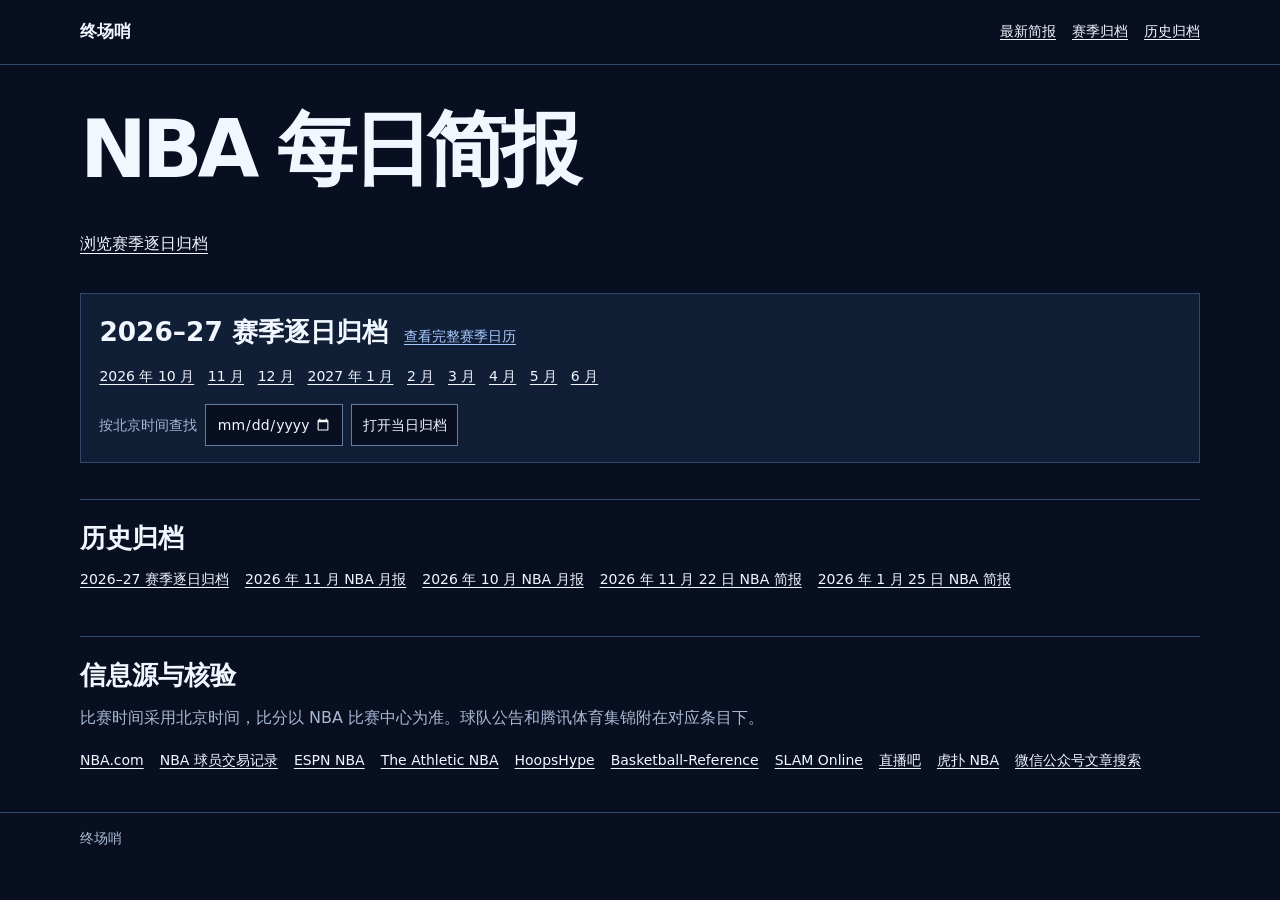
<file: index.html>
<!doctype html>
<html lang="zh-CN">
<head>
<meta charset="utf-8">
<meta name="viewport" content="width=device-width,initial-scale=1">
<meta name="description" content="最新 NBA 每日简报、完赛比分、腾讯体育集锦和赛季逐日归档。">
<title>终场哨｜NBA 每日简报</title>
<style>
:root{color-scheme:dark;--ink:#f2f6ff;--paper:#080f20;--muted:#a8b8d3;--line:#33496a;--panel:#101e36;--accent:#aacaff}
*{box-sizing:border-box}
body{margin:0;background:var(--paper);color:var(--ink);font:1rem/1.65 "PingFang SC","Microsoft YaHei",system-ui,sans-serif}
a{color:inherit;text-underline-offset:.24em}
a:hover{text-decoration-thickness:2px}
:focus-visible{outline:2px solid var(--accent);outline-offset:4px}
.wrap{width:min(100% - 3rem,70rem);margin-inline:auto}
header{border-bottom:1px solid var(--line)}
.top{min-height:4rem;display:flex;align-items:center;justify-content:space-between;gap:1rem}
.brand{font-size:1.05rem;font-weight:800;text-decoration:none;white-space:nowrap}
nav,.links{display:flex;gap:.35rem 1rem;flex-wrap:wrap}
nav a,.links a{font-size:.875rem;display:inline-flex;align-items:center;min-height:2.5rem}
.mast{display:flex;justify-content:space-between;align-items:end;gap:1.2rem;padding:2.5rem 0 1.25rem}
.mast h1{font-size:clamp(2.55rem,7vw,5rem);letter-spacing:-.065em;line-height:1.12;margin:0}
.issue,.meta,.channels p,footer{color:var(--muted)}
.issue{border-left:1px solid var(--line);padding-left:1rem;margin:0;font-size:.875rem;white-space:nowrap}
.issue time{display:block;font:700 1.2rem Consolas,monospace;color:var(--ink)}
.overview{display:flex;justify-content:space-between;align-items:center;gap:.35rem 1rem;flex-wrap:wrap;background:var(--panel);border:1px solid var(--line);padding:.55rem 1rem}
.overview p{margin:.3rem 0}
.overview a{color:var(--accent);font-size:.875rem;display:inline-flex;align-items:center;min-height:2.5rem}
.filters{display:flex;flex-wrap:wrap;gap:.5rem;margin:1rem 0 0}
button,.season-date input{background:var(--paper);border:1px solid #647c9f;font:inherit;font-size:.875rem;padding:.3rem .65rem;min-height:2.65rem;color:inherit}
button{cursor:pointer}
button[aria-pressed=true]{background:var(--accent);color:var(--paper);border-color:var(--accent)}
.grid{display:grid;grid-template-columns:repeat(2,minmax(0,1fr));column-gap:1.25rem;margin-top:.85rem;border-top:1px solid var(--line)}
.story{min-width:0;border-bottom:1px solid var(--line);padding:.95rem 0 .8rem;display:flex;flex-direction:column}
.story h2{margin:.28rem 0 .4rem;font-size:clamp(1.15rem,2.35vw,1.65rem);line-height:1.35}
.story p{margin:.1rem 0 .35rem}
.meta{display:flex;gap:.35rem .75rem;flex-wrap:wrap;font-size:.83rem}
.meta time{font-family:Consolas,monospace}
.story .links{margin-top:auto}
.video-link{color:var(--accent);font-weight:700}
.season-archive,.archive,.channels{margin-top:2.25rem;scroll-margin-top:1rem}
.season-archive{padding:1rem 1.15rem;border:1px solid var(--line);background:var(--panel)}
.season-heading{display:flex;align-items:baseline;flex-wrap:wrap;gap:.25rem 1rem}
.season-heading h2,.archive h2,.channels h2{margin:0;font-size:clamp(1.25rem,3vw,1.65rem)}
.season-heading a{color:var(--accent);font-size:.875rem}
.season-archive nav{gap:.1rem .85rem;margin:.2rem 0 .45rem}
.season-date{display:flex;align-items:center;flex-wrap:wrap;gap:.5rem}
.season-date label{font-size:.875rem;color:var(--muted)}
.archive,.channels{border-top:1px solid var(--line);padding-top:1rem}
.channels{padding-bottom:2rem}
.channels p{margin:.55rem 0}
footer{border-top:1px solid var(--line);padding:.85rem 0;font-size:.875rem}
[hidden]{display:none!important}
@media(max-width:700px){
  .wrap{width:calc(100% - 2rem)}
  .top{min-height:3.45rem}
  .mast{align-items:start;flex-direction:column;gap:.6rem;padding:1.6rem 0 1rem}
  .issue{display:flex;gap:.5rem;align-items:baseline;border:0;padding:0}
  .issue time{font-size:1rem}
  .grid{grid-template-columns:1fr}
  .season-archive,.archive,.channels{margin-top:1.6rem}
}
</style>
</head>
<body id="top">
<header><div class="wrap top"><a href="#top" class="brand">终场哨</a><nav aria-label="站内导航"><a href="#latest-brief">最新简报</a><a href="#season">赛季归档</a><a href="#archive">历史归档</a></nav></div></header>
<main class="wrap">
<!-- latest-brief:start -->
  <section id="latest-brief" aria-labelledby="brief-title">
    <div class="mast"><h1 id="brief-title">NBA 每日简报</h1></div>
    <p><a href="./archive/daily/index.html">浏览赛季逐日归档</a></p>
  </section>
<!-- latest-brief:end -->
  <section class="season-archive" id="season" aria-labelledby="season-title">
    <div class="season-heading">
      <h2 id="season-title">2026–27 赛季逐日归档</h2>
      <a href="./archive/daily/index.html">查看完整赛季日历</a>
    </div>
    <nav aria-label="按月查看赛季归档">
      <a href="./archive/daily/index.html#2026-10">2026 年 10 月</a>
      <a href="./archive/daily/index.html#2026-11">11 月</a>
      <a href="./archive/daily/index.html#2026-12">12 月</a>
      <a href="./archive/daily/index.html#2027-01">2027 年 1 月</a>
      <a href="./archive/daily/index.html#2027-02">2 月</a>
      <a href="./archive/daily/index.html#2027-03">3 月</a>
      <a href="./archive/daily/index.html#2027-04">4 月</a>
      <a href="./archive/daily/index.html#2027-05">5 月</a>
      <a href="./archive/daily/index.html#2027-06">6 月</a>
    </nav>
    <form class="season-date" action="./archive/daily/index.html">
      <label for="season-date">按北京时间查找</label>
      <input id="season-date" name="date" type="date" min="2026-10-01" max="2027-06-30" required>
      <button type="submit">打开当日归档</button>
    </form>
  </section>
  <section class="archive" id="archive" aria-labelledby="archive-title">
    <h2 id="archive-title">历史归档</h2>
    <div class="links">
      <a href="./archive/daily/index.html">2026–27 赛季逐日归档</a>
      <a href="./archive/2026-11/index.html">2026 年 11 月 NBA 月报</a>
      <a href="./archive/2026-10/index.html">2026 年 10 月 NBA 月报</a>
      <a href="./archive/2026-11-22/index.html">2026 年 11 月 22 日 NBA 简报</a>
      <a href="./archive/2026-01-25/index.html">2026 年 1 月 25 日 NBA 简报</a>
    </div>
  </section>
  <section class="channels" id="sources" aria-labelledby="sources-title">
    <h2 id="sources-title">信息源与核验</h2>
    <p>比赛时间采用北京时间，比分以 NBA 比赛中心为准。球队公告和腾讯体育集锦附在对应条目下。</p>
    <div class="links"><a href="https://www.nba.com/games">NBA.com</a><a href="https://www.nba.com/players/transactions">NBA 球员交易记录</a><a href="https://www.espn.com/nba/">ESPN NBA</a><a href="https://www.nytimes.com/athletic/nba/">The Athletic NBA</a><a href="https://hoopshype.com/">HoopsHype</a><a href="https://www.basketball-reference.com/">Basketball-Reference</a><a href="https://www.slamonline.com/">SLAM Online</a><a href="https://www.zhibo8.com/">直播吧</a><a href="https://nba.hupu.com/">虎扑 NBA</a><a href="https://weixin.sogou.com/weixin?type=2&amp;query=NBA">微信公众号文章搜索</a></div>
  </section>
</main>
<footer><div class="wrap">终场哨</div></footer>
<script>
  const filters = document.querySelector('.filters');
  if (filters) {
    const buttons = [...filters.querySelectorAll('button')];
    const stories = [...document.querySelectorAll('.story')];
    filters.hidden = false;
    filters.addEventListener('click', event => {
      const button = event.target.closest('button[data-filter]');
      if (!button) return;
      const selected = button.dataset.filter;
      buttons.forEach(option => option.setAttribute('aria-pressed', String(option === button)));
      stories.forEach(story => { story.hidden = selected !== 'all' && story.dataset.kind !== selected; });
    });
  }
</script>
</body>
</html>
</file>
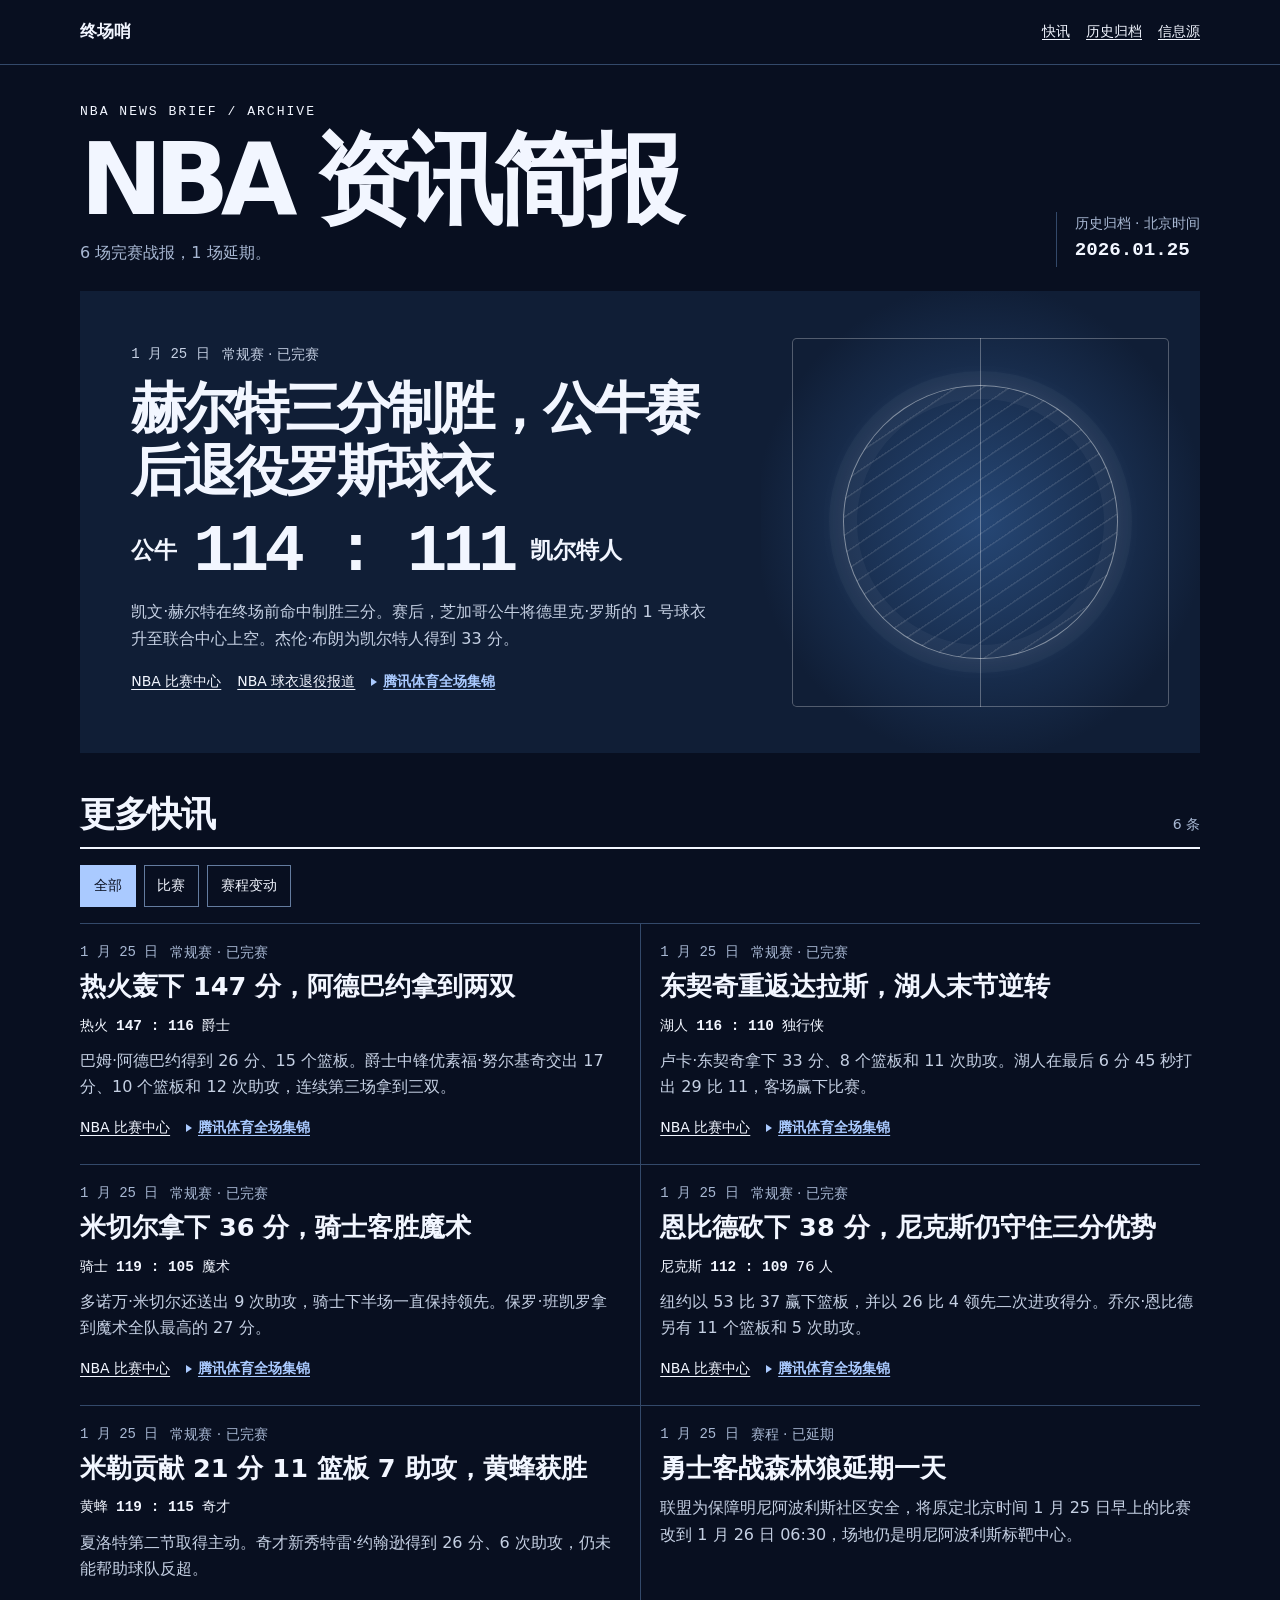
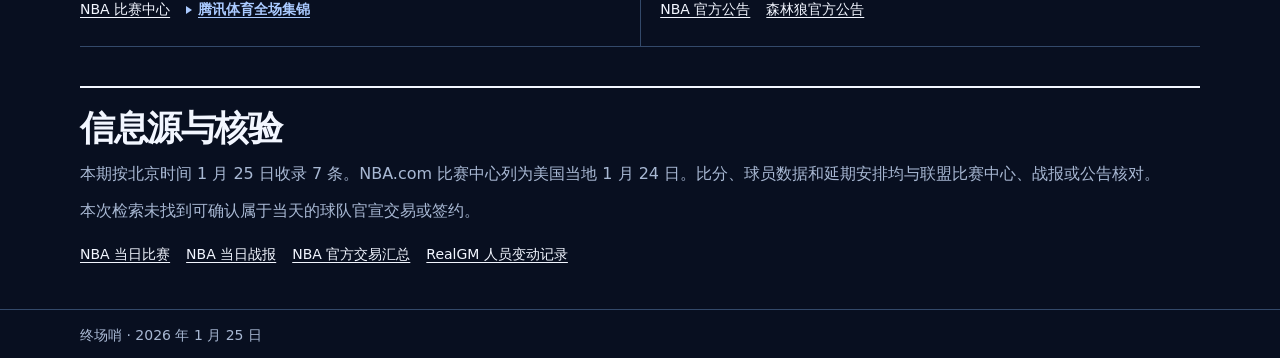
<file: archive/2026-01-25/index.html>
<!doctype html>
<html lang="zh-CN">
<head>
<meta charset="utf-8">
<meta name="viewport" content="width=device-width,initial-scale=1">
<meta name="description" content="《终场哨》2026 年 1 月 25 日 NBA 简报。6 场战报和 1 条延期公告。">
<title>2026 年 1 月 25 日 NBA 简报｜终场哨</title>
<style>
:root{color-scheme:dark;--ink:#f2f6ff;--paper:#080f20;--muted:#a8b8d3;--line:#33496a;--panel:#101e36;--accent:#aacaff;--mono:Consolas,"SFMono-Regular",monospace}
*{box-sizing:border-box}
body{margin:0;background:var(--paper);color:var(--ink);font:1rem/1.65 "PingFang SC","Microsoft YaHei",system-ui,sans-serif}
a{color:inherit;text-underline-offset:.24em}
a:hover{text-decoration-thickness:2px}
:focus-visible{outline:2px solid currentColor;outline-offset:4px}
.wrap{width:min(100% - 3rem,70rem);margin-inline:auto}
header{border-bottom:1px solid var(--line)}
.top{min-height:4rem;display:flex;align-items:center;justify-content:space-between;gap:1rem}
.brand{font-size:1.05rem;font-weight:800;text-decoration:none;white-space:nowrap}
nav,.links{display:flex;gap:.4rem 1rem;flex-wrap:wrap}
nav a,.links a{font-size:.875rem;display:inline-flex;align-items:center;min-height:2.5rem}
.mast{display:flex;justify-content:space-between;align-items:end;gap:1.2rem;padding:2.25rem 0 1.55rem}
.mast h1{font-size:clamp(2.65rem,8vw,6.2rem);letter-spacing:-.09em;line-height:1.08;margin:.2rem 0 .45rem}
.kicker,.issue time,.board,.score{font-family:var(--mono)}
.kicker{font-size:.82rem;letter-spacing:.15em}
.mast p,.issue,.meta,.channels p,footer{color:var(--muted)}
.mast p,.issue{margin:0}
.issue{border-left:1px solid var(--line);padding-left:1.1rem;font-size:.875rem;white-space:nowrap}
.issue time{display:block;font-size:1.2rem;font-weight:700;color:var(--ink)}
.lead{background:var(--panel);color:var(--ink);position:relative;overflow:hidden;display:grid;grid-template-columns:1.55fr 1fr}
.lead-copy{position:relative;z-index:1;padding:clamp(1.4rem,4.8vw,3.2rem)}
.meta{display:flex;gap:.3rem .75rem;flex-wrap:wrap;font-size:.875rem}
.meta time{font-family:var(--mono)}
.lead .meta,.lead-copy p{color:#c5d0e3}
.lead h2{font-size:clamp(1.95rem,4.3vw,3.7rem);letter-spacing:-.065em;line-height:1.15;margin:.7rem 0}
.lead-copy p{margin:.6rem 0}
.board{display:flex;align-items:center;gap:.75rem 1rem;flex-wrap:wrap;font-weight:700;font-size:clamp(1rem,2.4vw,1.45rem)}
.score{font-size:clamp(2.2rem,5.7vw,4.2rem);letter-spacing:-.07em;line-height:1.12}
.court{position:relative;display:grid;place-items:center;height:100%;min-height:11rem;background:radial-gradient(ellipse,#264775,var(--panel) 73%)}
.court::before{content:"";position:absolute;inset:10% 7%;border:1px solid #ffffff47;border-radius:.3rem;background:linear-gradient(90deg,transparent calc(50% - .5px),#ffffff4d calc(50% - .5px),#ffffff4d calc(50% + .5px),transparent calc(50% + .5px))}
.court::after{content:"";width:62%;aspect-ratio:1;border-radius:50%;border:1px solid #ffffff75;box-shadow:0 0 0 14px #ffffff08,inset 0 0 0 13px #ffffff0b,0 0 32px #ffffff14;background:repeating-linear-gradient(-34deg,transparent 0 13px,#ffffff1c 14px 15px)}
.feed,.archive,.channels{margin-top:2.45rem;scroll-margin-top:1rem}
.section-head{display:flex;justify-content:space-between;align-items:end;gap:.6rem;border-bottom:2px solid;padding-bottom:.65rem}
.section-head h2,.archive h2,.channels h2{margin:0;font-size:clamp(1.5rem,3vw,2.2rem);line-height:1.25;letter-spacing:-.04em}
.section-head p{margin:0;color:var(--muted);font-size:.875rem}
.filters{display:flex;flex-wrap:wrap;gap:.5rem;margin:1rem 0}
button{background:transparent;border:1px solid #647c9f;font:inherit;font-size:.875rem;padding:.3rem .8rem;min-height:2.65rem;cursor:pointer;color:inherit}
button[aria-pressed=true]{background:var(--accent);color:var(--paper);border-color:var(--accent)}
.grid{display:grid;grid-template-columns:repeat(2,minmax(0,1fr));border-top:1px solid var(--line)}
.story{min-width:0;border-bottom:1px solid var(--line);padding:1.05rem 1.2rem 1rem 0;display:flex;flex-direction:column}
.story:nth-child(even of :not([hidden])){padding-inline:1.2rem 0;border-left:1px solid var(--line)}
.story h3{margin:.35rem 0 .45rem;font-size:clamp(1.2rem,2.35vw,1.6rem);line-height:1.35}
.story p{margin:.15rem 0 .45rem;color:#c5d0e3}
.story .result{font-size:.9rem;color:var(--ink)}
.result strong{font-family:var(--mono);padding-inline:.22rem}
.story .links{margin-top:auto}
.links .video-link{color:var(--accent);font-weight:700}
.video-link::before{content:"";border-top:.33em solid transparent;border-bottom:.33em solid transparent;border-left:.47em solid currentColor;margin-right:.42em}
.archive,.channels{border-top:2px solid;padding-top:1.15rem}
.archive .links{margin-top:.45rem}
.channels{padding-bottom:2.2rem}
.channels p{margin:.65rem 0}
.channels .links{gap:.2rem 1rem}
footer{border-top:1px solid var(--line);padding:.85rem 0;font-size:.875rem}
[hidden]{display:none!important}
@media(max-width:700px){
  .wrap{width:calc(100% - 2rem)}
  .top{min-height:3.45rem}
  .mast{align-items:start;flex-direction:column;gap:.65rem;padding:1.6rem 0 1.15rem}
  .issue{display:flex;align-items:center;gap:.55rem;border:0;padding:0}
  .issue time{font-size:1rem}
  .lead,.grid{grid-template-columns:1fr}
  .court{min-height:8.5rem;max-height:8.5rem;overflow:hidden}
  .court::after{width:9.5rem}
  .story,.story:nth-child(even of :not([hidden])){padding:1rem 0;border-left:0}
  .feed,.archive,.channels{margin-top:1.65rem}
}
</style>
</head>
<body id="top">
<header><div class="wrap top"><a href="../../index.html" class="brand">终场哨</a><nav aria-label="站内导航"><a href="#feed">快讯</a><a href="../../index.html#archive">历史归档</a><a href="#sources">信息源</a></nav></div></header>
<main class="wrap">
  <div class="mast">
    <div><div class="kicker" lang="en">NBA NEWS BRIEF / ARCHIVE</div><h1>NBA 资讯简报</h1><p>6 场完赛战报，1 场延期。</p></div>
    <p class="issue">历史归档 · 北京时间 <time datetime="2026-01-25">2026.01.25</time></p>
  </div>
  <article class="lead" aria-labelledby="lead-title">
    <div class="lead-copy">
      <div class="meta"><time datetime="2026-01-25">1 月 25 日</time><span>常规赛 · 已完赛</span></div>
      <h2 id="lead-title">赫尔特三分制胜，公牛赛后退役罗斯球衣</h2>
      <div class="board"><span>公牛</span><strong class="score">114 : 111</strong><span>凯尔特人</span></div>
      <p>凯文·赫尔特在终场前命中制胜三分。赛后，芝加哥公牛将德里克·罗斯的 1 号球衣升至联合中心上空。杰伦·布朗为凯尔特人得到 33 分。</p>
      <div class="links"><a href="https://www.nba.com/game/bos-vs-chi-0022500647">NBA 比赛中心</a><a href="https://www.nba.com/news/bulls-to-honor-chicagos-own-derrick-rose-with-jersey-retirement-saturday">NBA 球衣退役报道</a><a class="video-link" href="https://v.qq.com/x/cover/mzc00200tgf6l6k/m4101phjznj.html" aria-label="公牛对凯尔特人 · 腾讯体育全场集锦">腾讯体育全场集锦</a></div>
    </div>
    <div class="court" aria-hidden="true"></div>
  </article>
  <section class="feed" id="feed" aria-labelledby="feed-title">
    <div class="section-head"><h2 id="feed-title">更多快讯</h2><p id="count" role="status">6 条</p></div>
    <div class="filters" role="group" aria-label="筛选快讯" hidden>
      <button type="button" data-filter="all" aria-pressed="true">全部</button>
      <button type="button" data-filter="game" aria-pressed="false">比赛</button>
      <button type="button" data-filter="schedule" aria-pressed="false">赛程变动</button>
    </div>
    <div class="grid">
        <article class="story" data-kind="game">
          <div class="meta"><time datetime="2026-01-25">1 月 25 日</time><span>常规赛 · 已完赛</span></div>
          <h3>热火轰下 147 分，阿德巴约拿到两双</h3>
          <p class="result">热火 <strong>147 : 116</strong> 爵士</p>
          <p>巴姆·阿德巴约得到 26 分、15 个篮板。爵士中锋优素福·努尔基奇交出 17 分、10 个篮板和 12 次助攻，连续第三场拿到三双。</p>
          <div class="links"><a href="https://www.nba.com/game/mia-vs-uta-0022500649">NBA 比赛中心</a><a class="video-link" href="https://v.qq.com/x/cover/mzc00200m17faqk/e4101lxk8mc.html" aria-label="热火对爵士 · 腾讯体育全场集锦">腾讯体育全场集锦</a></div>
        </article>
        <article class="story" data-kind="game">
          <div class="meta"><time datetime="2026-01-25">1 月 25 日</time><span>常规赛 · 已完赛</span></div>
          <h3>东契奇重返达拉斯，湖人末节逆转</h3>
          <p class="result">湖人 <strong>116 : 110</strong> 独行侠</p>
          <p>卢卡·东契奇拿下 33 分、8 个篮板和 11 次助攻。湖人在最后 6 分 45 秒打出 29 比 11，客场赢下比赛。</p>
          <div class="links"><a href="https://www.nba.com/game/lal-vs-dal-0022500648">NBA 比赛中心</a><a class="video-link" href="https://v.qq.com/x/cover/mzc00200gptf6em/q4101tji89g.html" aria-label="湖人对独行侠 · 腾讯体育全场集锦">腾讯体育全场集锦</a></div>
        </article>
        <article class="story" data-kind="game">
          <div class="meta"><time datetime="2026-01-25">1 月 25 日</time><span>常规赛 · 已完赛</span></div>
          <h3>米切尔拿下 36 分，骑士客胜魔术</h3>
          <p class="result">骑士 <strong>119 : 105</strong> 魔术</p>
          <p>多诺万·米切尔还送出 9 次助攻，骑士下半场一直保持领先。保罗·班凯罗拿到魔术全队最高的 27 分。</p>
          <div class="links"><a href="https://www.nba.com/game/cle-vs-orl-0022500646">NBA 比赛中心</a><a class="video-link" href="https://v.qq.com/x/cover/mzc00200zs56di6/f4101ug77bh.html" aria-label="骑士对魔术 · 腾讯体育全场集锦">腾讯体育全场集锦</a></div>
        </article>
        <article class="story" data-kind="game">
          <div class="meta"><time datetime="2026-01-25">1 月 25 日</time><span>常规赛 · 已完赛</span></div>
          <h3>恩比德砍下 38 分，尼克斯仍守住三分优势</h3>
          <p class="result">尼克斯 <strong>112 : 109</strong> 76 人</p>
          <p>纽约以 53 比 37 赢下篮板，并以 26 比 4 领先二次进攻得分。乔尔·恩比德另有 11 个篮板和 5 次助攻。</p>
          <div class="links"><a href="https://www.nba.com/game/nyk-vs-phi-0022500643">NBA 比赛中心</a><a class="video-link" href="https://v.qq.com/x/cover/mzc00200m1vfmqw/s4101d346kx.html" aria-label="尼克斯对 76 人 · 腾讯体育全场集锦">腾讯体育全场集锦</a></div>
        </article>
        <article class="story" data-kind="game">
          <div class="meta"><time datetime="2026-01-25">1 月 25 日</time><span>常规赛 · 已完赛</span></div>
          <h3>米勒贡献 21 分 11 篮板 7 助攻，黄蜂获胜</h3>
          <p class="result">黄蜂 <strong>119 : 115</strong> 奇才</p>
          <p>夏洛特第二节取得主动。奇才新秀特雷·约翰逊得到 26 分、6 次助攻，仍未能帮助球队反超。</p>
          <div class="links"><a href="https://www.nba.com/game/was-vs-cha-0022500645">NBA 比赛中心</a><a class="video-link" href="https://v.qq.com/x/cover/mzc00200tg36x6w/l4101e9e5lk.html" aria-label="黄蜂对奇才 · 腾讯体育全场集锦">腾讯体育全场集锦</a></div>
        </article>
        <article class="story" data-kind="schedule">
          <div class="meta"><time datetime="2026-01-25">1 月 25 日</time><span>赛程 · 已延期</span></div>
          <h3>勇士客战森林狼延期一天</h3>
          
          <p>联盟为保障明尼阿波利斯社区安全，将原定北京时间 1 月 25 日早上的比赛改到 1 月 26 日 06:30，场地仍是明尼阿波利斯标靶中心。</p>
          <div class="links"><a href="https://www.nba.com/news/warriors-timberwolves-game-postponed">NBA 官方公告</a><a href="https://www.nba.com/timberwolves/news/wolves-vs-warriors-postponed-to-jan-25-at-430-p-m-cst">森林狼官方公告</a></div>
        </article>
    </div>
  </section>
  <section class="channels" id="sources" aria-labelledby="sources-title">
    <h2 id="sources-title">信息源与核验</h2>
    <p>本期按北京时间 1 月 25 日收录 7 条。NBA.com 比赛中心列为美国当地 1 月 24 日。比分、球员数据和延期安排均与联盟比赛中心、战报或公告核对。</p>
    <p>本次检索未找到可确认属于当天的球队官宣交易或签约。</p>
    <div class="links"><a href="https://www.nba.com/games?date=2026-01-24">NBA 当日比赛</a><a href="https://www.nba.com/news/live-updates-saturdays-highlights-results-across-the-nba">NBA 当日战报</a><a href="https://www.nba.com/news/2025-26-nba-trade-tracker">NBA 官方交易汇总</a><a href="https://basketball.realgm.com/nba/transactions/league/2026">RealGM 人员变动记录</a></div>
  </section>
</main>
<footer><div class="wrap">终场哨 · 2026 年 1 月 25 日</div></footer>
<script>
  const filters = document.querySelector('.filters');
  const buttons = [...filters.querySelectorAll('button')];
  const stories = [...document.querySelectorAll('.story')];
  const count = document.querySelector('#count');
  filters.hidden = false;
  filters.addEventListener('click', (event) => {
    const button = event.target.closest('button[data-filter]');
    if (!button) return;
    const selected = button.dataset.filter;
    buttons.forEach((option) => option.setAttribute('aria-pressed', String(option === button)));
    stories.forEach((story) => {
      story.hidden = selected !== 'all' && story.dataset.kind !== selected;
    });
    const visible = stories.filter((story) => !story.hidden).length;
    count.textContent = visible + ' 条';
  });
</script>
</body>
</html>
</file>
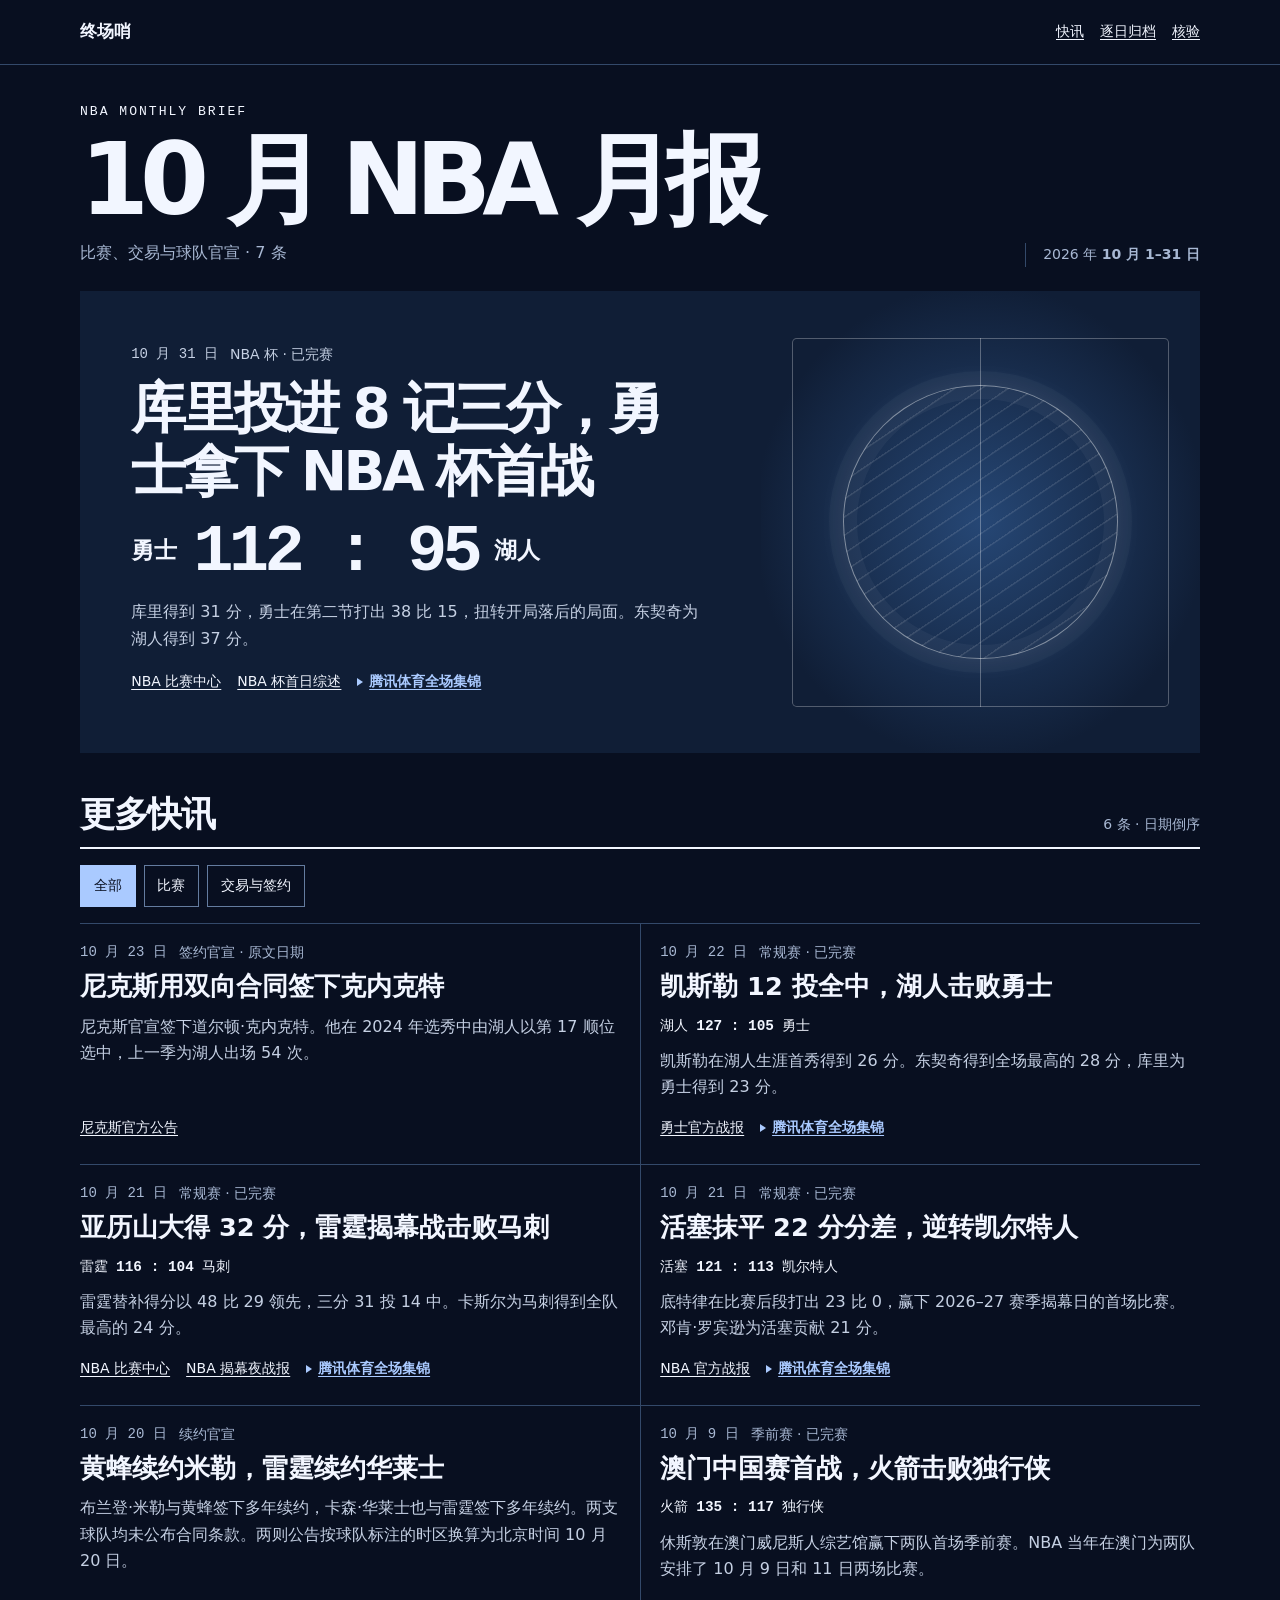
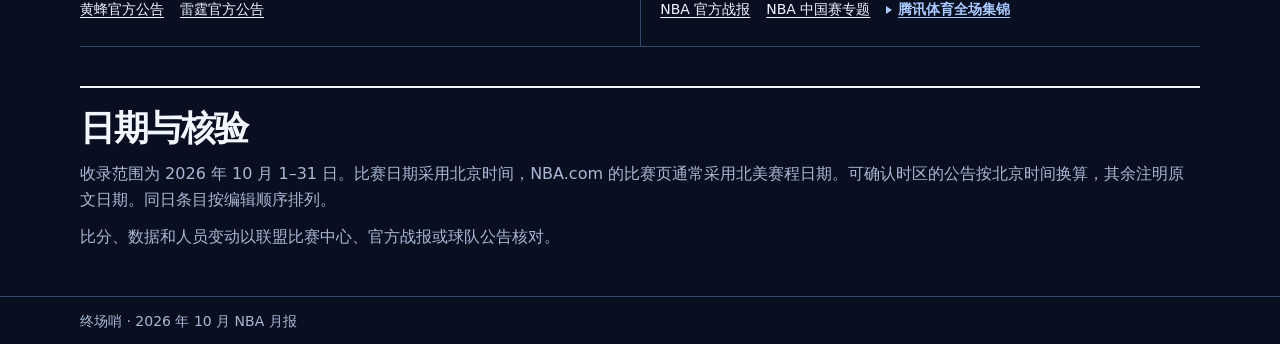
<file: archive/2026-10/index.html>
<!doctype html>
<html lang="zh-CN">
<head>
<meta charset="utf-8">
<meta name="viewport" content="width=device-width,initial-scale=1">
<meta name="description" content="2026 年 10 月 NBA 月报，10 月 1–31 日，7 条精选资讯。">
<title>2026 年 10 月 NBA 月报｜终场哨</title>
<style>
:root{color-scheme:dark;--ink:#f2f6ff;--paper:#080f20;--muted:#a8b8d3;--line:#33496a;--panel:#101e36;--accent:#aacaff;--mono:Consolas,"SFMono-Regular",monospace}
*{box-sizing:border-box}
body{margin:0;background:var(--paper);color:var(--ink);font:1rem/1.65 "PingFang SC","Microsoft YaHei",system-ui,sans-serif}
a{color:inherit;text-underline-offset:.24em}
a:hover{text-decoration-thickness:2px}
:focus-visible{outline:2px solid currentColor;outline-offset:4px}
.wrap{width:min(100% - 3rem,70rem);margin-inline:auto}
header{border-bottom:1px solid var(--line)}
.top{min-height:4rem;display:flex;align-items:center;justify-content:space-between;gap:1rem}
.brand{font-size:1.05rem;font-weight:800;text-decoration:none;white-space:nowrap}
nav,.links{display:flex;gap:.4rem 1rem;flex-wrap:wrap}
nav a,.links a{font-size:.875rem;display:inline-flex;align-items:center;min-height:2.5rem}
.mast{display:flex;justify-content:space-between;align-items:end;gap:1.2rem;padding:2.25rem 0 1.55rem}
.mast h1{font-size:clamp(2.65rem,8vw,6.2rem);letter-spacing:-.09em;line-height:1.08;margin:.2rem 0 .45rem}
.kicker,.issue time,.board,.score{font-family:var(--mono)}
.kicker{font-size:.82rem;letter-spacing:.15em}
.mast p,.issue,.meta,.channels p,footer{color:var(--muted)}
.mast p,.issue{margin:0}
.issue{border-left:1px solid var(--line);padding-left:1.1rem;font-size:.875rem;white-space:nowrap}
.issue time{display:block;font-size:1.2rem;font-weight:700;color:var(--ink)}
.lead{background:var(--panel);color:var(--ink);position:relative;overflow:hidden;display:grid;grid-template-columns:1.55fr 1fr}
.lead-copy{position:relative;z-index:1;padding:clamp(1.4rem,4.8vw,3.2rem)}
.meta{display:flex;gap:.3rem .75rem;flex-wrap:wrap;font-size:.875rem}
.meta time{font-family:var(--mono)}
.lead .meta,.lead-copy p{color:#c5d0e3}
.lead h2{font-size:clamp(1.95rem,4.3vw,3.7rem);letter-spacing:-.065em;line-height:1.15;margin:.7rem 0}
.lead-copy p{margin:.6rem 0}
.board{display:flex;align-items:center;gap:.75rem 1rem;flex-wrap:wrap;font-weight:700;font-size:clamp(1rem,2.4vw,1.45rem)}
.score{font-size:clamp(2.2rem,5.7vw,4.2rem);letter-spacing:-.07em;line-height:1.12}
.court{position:relative;display:grid;place-items:center;height:100%;min-height:11rem;background:radial-gradient(ellipse,#264775,var(--panel) 73%)}
.court::before{content:"";position:absolute;inset:10% 7%;border:1px solid #ffffff47;border-radius:.3rem;background:linear-gradient(90deg,transparent calc(50% - .5px),#ffffff4d calc(50% - .5px),#ffffff4d calc(50% + .5px),transparent calc(50% + .5px))}
.court::after{content:"";width:62%;aspect-ratio:1;border-radius:50%;border:1px solid #ffffff75;box-shadow:0 0 0 14px #ffffff08,inset 0 0 0 13px #ffffff0b,0 0 32px #ffffff14;background:repeating-linear-gradient(-34deg,transparent 0 13px,#ffffff1c 14px 15px)}
.feed,.archive,.channels{margin-top:2.45rem;scroll-margin-top:1rem}
.section-head{display:flex;justify-content:space-between;align-items:end;gap:.6rem;border-bottom:2px solid;padding-bottom:.65rem}
.section-head h2,.archive h2,.channels h2{margin:0;font-size:clamp(1.5rem,3vw,2.2rem);line-height:1.25;letter-spacing:-.04em}
.section-head p{margin:0;color:var(--muted);font-size:.875rem}
.filters{display:flex;flex-wrap:wrap;gap:.5rem;margin:1rem 0}
button{background:transparent;border:1px solid #647c9f;font:inherit;font-size:.875rem;padding:.3rem .8rem;min-height:2.65rem;cursor:pointer;color:inherit}
button[aria-pressed=true]{background:var(--accent);color:var(--paper);border-color:var(--accent)}
.grid{display:grid;grid-template-columns:repeat(2,minmax(0,1fr));border-top:1px solid var(--line)}
.story{min-width:0;border-bottom:1px solid var(--line);padding:1.05rem 1.2rem 1rem 0;display:flex;flex-direction:column}
.story:nth-child(even of :not([hidden])){padding-inline:1.2rem 0;border-left:1px solid var(--line)}
.story h3{margin:.35rem 0 .45rem;font-size:clamp(1.2rem,2.35vw,1.6rem);line-height:1.35}
.story p{margin:.15rem 0 .45rem;color:#c5d0e3}
.story .result{font-size:.9rem;color:var(--ink)}
.result strong{font-family:var(--mono);padding-inline:.22rem}
.story .links{margin-top:auto}
.links .video-link{color:var(--accent);font-weight:700}
.video-link::before{content:"";border-top:.33em solid transparent;border-bottom:.33em solid transparent;border-left:.47em solid currentColor;margin-right:.42em}
.archive,.channels{border-top:2px solid;padding-top:1.15rem}
.archive .links{margin-top:.45rem}
.channels{padding-bottom:2.2rem}
.channels p{margin:.65rem 0}
.channels .links{gap:.2rem 1rem}
footer{border-top:1px solid var(--line);padding:.85rem 0;font-size:.875rem}
[hidden]{display:none!important}
@media(max-width:700px){
  .wrap{width:calc(100% - 2rem)}
  .top{min-height:3.45rem}
  .mast{align-items:start;flex-direction:column;gap:.65rem;padding:1.6rem 0 1.15rem}
  .issue{display:flex;align-items:center;gap:.55rem;border:0;padding:0}
  .issue time{font-size:1rem}
  .lead,.grid{grid-template-columns:1fr}
  .court{min-height:8.5rem;max-height:8.5rem;overflow:hidden}
  .court::after{width:9.5rem}
  .story,.story:nth-child(even of :not([hidden])){padding:1rem 0;border-left:0}
  .feed,.archive,.channels{margin-top:1.65rem}
}
</style>
</head>
<body id="top">
<header><div class="wrap top"><a class="brand" href="../../index.html">终场哨</a><nav aria-label="站内导航"><a href="#feed">快讯</a><a href="../daily/index.html#2026-10">逐日归档</a><a href="#sources">核验</a></nav></div></header>
<main class="wrap">
<div class="mast"><div><div class="kicker" lang="en">NBA MONTHLY BRIEF</div><h1>10 月 NBA 月报</h1><p>比赛、交易与球队官宣 · 7 条</p></div><p class="issue">2026 年 <strong>10 月 1–31 日</strong></p></div>
<article class="lead" aria-labelledby="lead-title" data-match="cup-warriors">
 <div class="lead-copy">
  <div class="meta"><time datetime="2026-10-31">10 月 31 日</time><span>NBA 杯 · 已完赛</span></div>
  <h2 id="lead-title">库里投进 8 记三分，勇士拿下 NBA 杯首战</h2><div class="board"><span>勇士</span><strong class="score">112 : 95</strong><span>湖人</span></div>
  <p>库里得到 31 分，勇士在第二节打出 38 比 15，扭转开局落后的局面。东契奇为湖人得到 37 分。</p>
  <div class="links"><a href="https://www.nba.com/game/lal-vs-gsw-0022600023">NBA 比赛中心</a><a href="https://www.nba.com/news/starting-5-october-31-2026">NBA 杯首日综述</a><a class="video-link" href="https://v.qq.com/x/cover/mzc00200d64nr1p/f4102696l1q.html" aria-label="勇士对湖人 · 腾讯体育全场集锦">腾讯体育全场集锦</a></div>
 </div><div class="court" aria-hidden="true"></div>
</article>
<section class="feed" id="feed" aria-labelledby="feed-title">
<div class="section-head"><h2 id="feed-title">更多快讯</h2><p id="count" role="status">6 条 · 日期倒序</p></div>
<div class="filters" role="group" aria-label="筛选快讯" hidden>
<button type="button" data-filter="all" aria-pressed="true">全部</button><button type="button" data-filter="game" aria-pressed="false">比赛</button><button type="button" data-filter="move" aria-pressed="false">交易与签约</button>
</div>
<div class="grid"><article class="story" data-kind="move">
 
  <div class="meta"><time datetime="2026-10-23">10 月 23 日</time><span>签约官宣 · 原文日期</span></div>
  <h3>尼克斯用双向合同签下克内克特</h3>
  <p>尼克斯官宣签下道尔顿·克内克特。他在 2024 年选秀中由湖人以第 17 顺位选中，上一季为湖人出场 54 次。</p>
  <div class="links"><a href="https://www.nba.com/knicks/news/new-york-knicks-sign-dalton-knecht-totwo-way-contract">尼克斯官方公告</a></div>
 
</article>
<article class="story" data-kind="game" data-match="op-lakers">
 
  <div class="meta"><time datetime="2026-10-22">10 月 22 日</time><span>常规赛 · 已完赛</span></div>
  <h3>凯斯勒 12 投全中，湖人击败勇士</h3><p class="result">湖人 <strong>127 : 105</strong> 勇士</p>
  <p>凯斯勒在湖人生涯首秀得到 26 分。东契奇得到全场最高的 28 分，库里为勇士得到 23 分。</p>
  <div class="links"><a href="https://www.nba.com/warriors/news/gameday-recap-20261021">勇士官方战报</a><a class="video-link" href="https://v.qq.com/x/cover/mzc00200f1klkg5/j4102lhfcxb.html" aria-label="湖人对勇士 · 腾讯体育全场集锦">腾讯体育全场集锦</a></div>
 
</article>
<article class="story" data-kind="game" data-match="op-thunder">
 
  <div class="meta"><time datetime="2026-10-21">10 月 21 日</time><span>常规赛 · 已完赛</span></div>
  <h3>亚历山大得 32 分，雷霆揭幕战击败马刺</h3><p class="result">雷霆 <strong>116 : 104</strong> 马刺</p>
  <p>雷霆替补得分以 48 比 29 领先，三分 31 投 14 中。卡斯尔为马刺得到全队最高的 24 分。</p>
  <div class="links"><a href="https://www.nba.com/game/okc-vs-sas-0022600003">NBA 比赛中心</a><a href="https://www.nba.com/news/live-updates-nba-tip-off-tripleheader">NBA 揭幕夜战报</a><a class="video-link" href="https://v.qq.com/x/cover/mzc00200e1v32ig/n41027mvpku.html" aria-label="雷霆对马刺 · 腾讯体育全场集锦">腾讯体育全场集锦</a></div>
 
</article>
<article class="story" data-kind="game" data-match="op-pistons">
 
  <div class="meta"><time datetime="2026-10-21">10 月 21 日</time><span>常规赛 · 已完赛</span></div>
  <h3>活塞抹平 22 分分差，逆转凯尔特人</h3><p class="result">活塞 <strong>121 : 113</strong> 凯尔特人</p>
  <p>底特律在比赛后段打出 23 比 0，赢下 2026–27 赛季揭幕日的首场比赛。邓肯·罗宾逊为活塞贡献 21 分。</p>
  <div class="links"><a href="https://www.nba.com/news/5-takeaways-pistons-use-23-0-run-to-storm-back-for-season-opening-win-over-celtics">NBA 官方战报</a><a class="video-link" href="https://v.qq.com/x/cover/mzc00200tvo3ich/a4102euzicz.html" aria-label="活塞对凯尔特人 · 腾讯体育全场集锦">腾讯体育全场集锦</a></div>
 
</article>
<article class="story" data-kind="move">
 
  <div class="meta"><time datetime="2026-10-20">10 月 20 日</time><span>续约官宣</span></div>
  <h3>黄蜂续约米勒，雷霆续约华莱士</h3>
  <p>布兰登·米勒与黄蜂签下多年续约，卡森·华莱士也与雷霆签下多年续约。两支球队均未公布合同条款。两则公告按球队标注的时区换算为北京时间 10 月 20 日。</p>
  <div class="links"><a href="https://www.nba.com/hornets/news/charlotte-hornets-sign-brandon-miller-to-contract-extension">黄蜂官方公告</a><a href="https://www.nba.com/thunder/news/release-wallace-extension-261019">雷霆官方公告</a></div>
 
</article>
<article class="story" data-kind="game" data-match="macao">
 
  <div class="meta"><time datetime="2026-10-09">10 月 9 日</time><span>季前赛 · 已完赛</span></div>
  <h3>澳门中国赛首战，火箭击败独行侠</h3><p class="result">火箭 <strong>135 : 117</strong> 独行侠</p>
  <p>休斯敦在澳门威尼斯人综艺馆赢下两队首场季前赛。NBA 当年在澳门为两队安排了 10 月 9 日和 11 日两场比赛。</p>
  <div class="links"><a href="https://www.nba.com/watch/video/game-recap-rockets-135-mavericks-117?collection=2026-27-game-recaps&amp;plsrc=nba">NBA 官方战报</a><a href="https://www.nba.com/news/2026-nba-china-games-everything-to-know">NBA 中国赛专题</a><a class="video-link" href="https://v.qq.com/x/cover/mzc00200ksacbov/u4102xxg5k5.html" aria-label="火箭对独行侠 · 腾讯体育全场集锦">腾讯体育全场集锦</a></div>
 
</article></div>
</section>
<section class="channels" id="sources" aria-labelledby="sources-title">
<h2 id="sources-title">日期与核验</h2>
<p>收录范围为 2026 年 10 月 1–31 日。比赛日期采用北京时间，NBA.com 的比赛页通常采用北美赛程日期。可确认时区的公告按北京时间换算，其余注明原文日期。同日条目按编辑顺序排列。</p>
<p>比分、数据和人员变动以联盟比赛中心、官方战报或球队公告核对。</p>
</section>
</main>
<footer><div class="wrap">终场哨 · 2026 年 10 月 NBA 月报</div></footer>
<script>
  const filters = document.querySelector('.filters');
  const buttons = [...filters.querySelectorAll('button')];
  const stories = [...document.querySelectorAll('.story')];
  const count = document.querySelector('#count');
  filters.hidden = false;
  filters.addEventListener('click', (event) => {
    const button = event.target.closest('button[data-filter]');
    if (!button) return;
    const selected = button.dataset.filter;
    buttons.forEach((option) => option.setAttribute('aria-pressed', String(option === button)));
    stories.forEach((story) => {
      story.hidden = selected !== 'all' && story.dataset.kind !== selected;
    });
    const visible = stories.filter((story) => !story.hidden).length;
    count.textContent = visible + ' 条';
  });
</script>
</body>
</html>
</file>
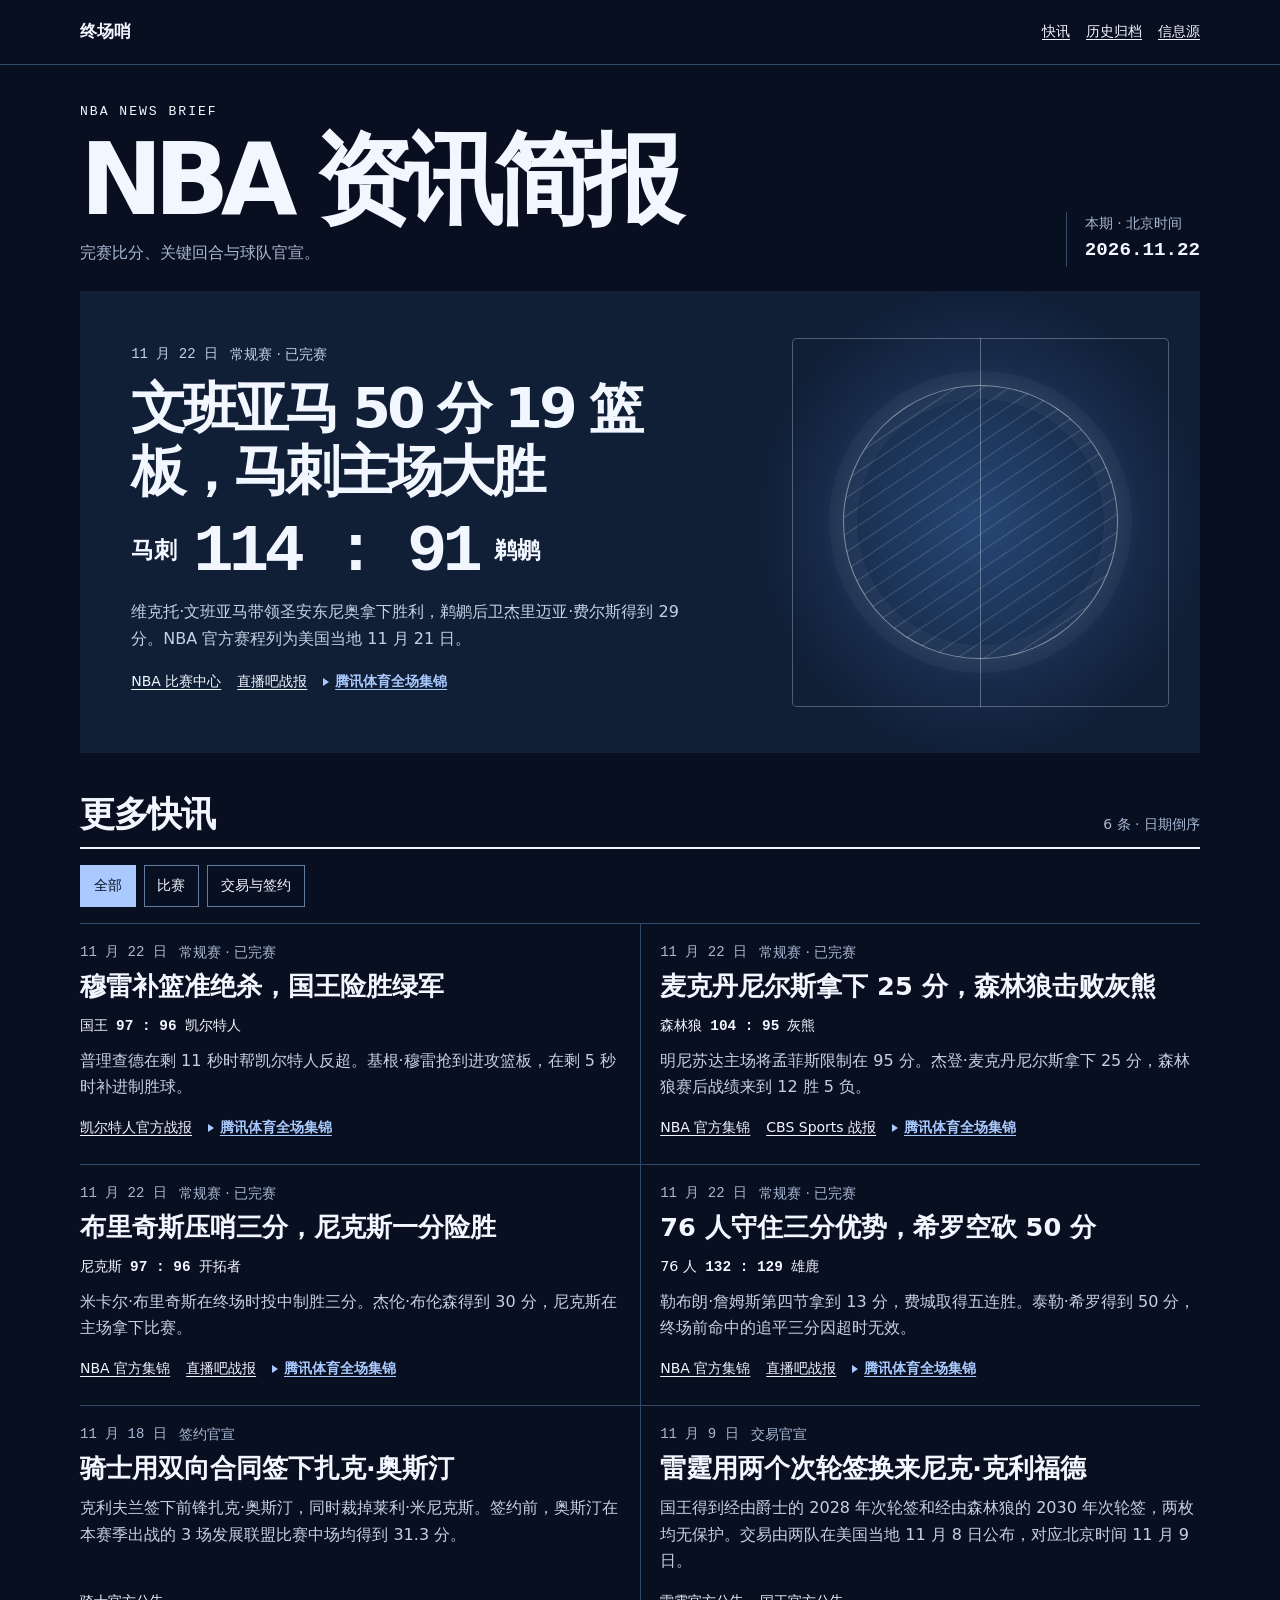
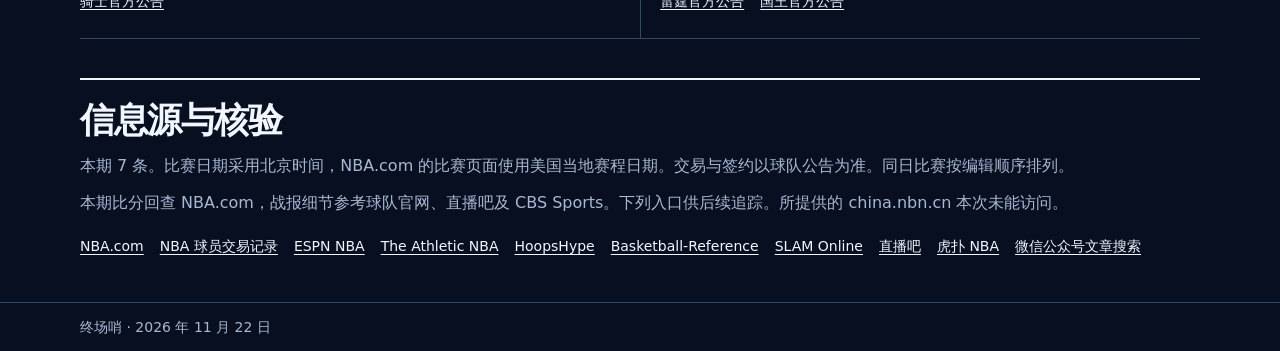
<file: archive/2026-11-22/index.html>
<!doctype html>
<html lang="zh-CN">
<head>
<meta charset="utf-8">
<meta name="viewport" content="width=device-width,initial-scale=1">
<meta name="description" content="面向手机阅读的 NBA 比赛战报和官方交易、签约资讯。">
<title>2026 年 11 月 22 日 NBA 简报｜终场哨</title>
<style>
:root{color-scheme:dark;--ink:#f2f6ff;--paper:#080f20;--muted:#a8b8d3;--line:#33496a;--panel:#101e36;--accent:#aacaff;--mono:Consolas,"SFMono-Regular",monospace}
*{box-sizing:border-box}
body{margin:0;background:var(--paper);color:var(--ink);font:1rem/1.65 "PingFang SC","Microsoft YaHei",system-ui,sans-serif}
a{color:inherit;text-underline-offset:.24em}
a:hover{text-decoration-thickness:2px}
:focus-visible{outline:2px solid currentColor;outline-offset:4px}
.wrap{width:min(100% - 3rem,70rem);margin-inline:auto}
header{border-bottom:1px solid var(--line)}
.top{min-height:4rem;display:flex;align-items:center;justify-content:space-between;gap:1rem}
.brand{font-size:1.05rem;font-weight:800;text-decoration:none;white-space:nowrap}
nav,.links{display:flex;gap:.4rem 1rem;flex-wrap:wrap}
nav a,.links a{font-size:.875rem;display:inline-flex;align-items:center;min-height:2.5rem}
.mast{display:flex;justify-content:space-between;align-items:end;gap:1.2rem;padding:2.25rem 0 1.55rem}
.mast h1{font-size:clamp(2.65rem,8vw,6.2rem);letter-spacing:-.09em;line-height:1.08;margin:.2rem 0 .45rem}
.kicker,.issue time,.board,.score{font-family:var(--mono)}
.kicker{font-size:.82rem;letter-spacing:.15em}
.mast p,.issue,.meta,.channels p,footer{color:var(--muted)}
.mast p,.issue{margin:0}
.issue{border-left:1px solid var(--line);padding-left:1.1rem;font-size:.875rem;white-space:nowrap}
.issue time{display:block;font-size:1.2rem;font-weight:700;color:var(--ink)}
.lead{background:var(--panel);color:var(--ink);position:relative;overflow:hidden;display:grid;grid-template-columns:1.55fr 1fr}
.lead-copy{position:relative;z-index:1;padding:clamp(1.4rem,4.8vw,3.2rem)}
.meta{display:flex;gap:.3rem .75rem;flex-wrap:wrap;font-size:.875rem}
.meta time{font-family:var(--mono)}
.lead .meta,.lead-copy p{color:#c5d0e3}
.lead h2{font-size:clamp(1.95rem,4.3vw,3.7rem);letter-spacing:-.065em;line-height:1.15;margin:.7rem 0}
.lead-copy p{margin:.6rem 0}
.board{display:flex;align-items:center;gap:.75rem 1rem;flex-wrap:wrap;font-weight:700;font-size:clamp(1rem,2.4vw,1.45rem)}
.score{font-size:clamp(2.2rem,5.7vw,4.2rem);letter-spacing:-.07em;line-height:1.12}
.court{position:relative;display:grid;place-items:center;height:100%;min-height:11rem;background:radial-gradient(ellipse,#264775,var(--panel) 73%)}
.court::before{content:"";position:absolute;inset:10% 7%;border:1px solid #ffffff47;border-radius:.3rem;background:linear-gradient(90deg,transparent calc(50% - .5px),#ffffff4d calc(50% - .5px),#ffffff4d calc(50% + .5px),transparent calc(50% + .5px))}
.court::after{content:"";width:62%;aspect-ratio:1;border-radius:50%;border:1px solid #ffffff75;box-shadow:0 0 0 14px #ffffff08,inset 0 0 0 13px #ffffff0b,0 0 32px #ffffff14;background:repeating-linear-gradient(-34deg,transparent 0 13px,#ffffff1c 14px 15px)}
.feed,.archive,.channels{margin-top:2.45rem;scroll-margin-top:1rem}
.section-head{display:flex;justify-content:space-between;align-items:end;gap:.6rem;border-bottom:2px solid;padding-bottom:.65rem}
.section-head h2,.archive h2,.channels h2{margin:0;font-size:clamp(1.5rem,3vw,2.2rem);line-height:1.25;letter-spacing:-.04em}
.section-head p{margin:0;color:var(--muted);font-size:.875rem}
.filters{display:flex;flex-wrap:wrap;gap:.5rem;margin:1rem 0}
button{background:transparent;border:1px solid #647c9f;font:inherit;font-size:.875rem;padding:.3rem .8rem;min-height:2.65rem;cursor:pointer;color:inherit}
button[aria-pressed=true]{background:var(--accent);color:var(--paper);border-color:var(--accent)}
.grid{display:grid;grid-template-columns:repeat(2,minmax(0,1fr));border-top:1px solid var(--line)}
.story{min-width:0;border-bottom:1px solid var(--line);padding:1.05rem 1.2rem 1rem 0;display:flex;flex-direction:column}
.story:nth-child(even of :not([hidden])){padding-inline:1.2rem 0;border-left:1px solid var(--line)}
.story h3{margin:.35rem 0 .45rem;font-size:clamp(1.2rem,2.35vw,1.6rem);line-height:1.35}
.story p{margin:.15rem 0 .45rem;color:#c5d0e3}
.story .result{font-size:.9rem;color:var(--ink)}
.result strong{font-family:var(--mono);padding-inline:.22rem}
.story .links{margin-top:auto}
.links .video-link{color:var(--accent);font-weight:700}
.video-link::before{content:"";border-top:.33em solid transparent;border-bottom:.33em solid transparent;border-left:.47em solid currentColor;margin-right:.42em}
.archive,.channels{border-top:2px solid;padding-top:1.15rem}
.archive .links{margin-top:.45rem}
.channels{padding-bottom:2.2rem}
.channels p{margin:.65rem 0}
.channels .links{gap:.2rem 1rem}
footer{border-top:1px solid var(--line);padding:.85rem 0;font-size:.875rem}
[hidden]{display:none!important}
@media(max-width:700px){
  .wrap{width:calc(100% - 2rem)}
  .top{min-height:3.45rem}
  .mast{align-items:start;flex-direction:column;gap:.65rem;padding:1.6rem 0 1.15rem}
  .issue{display:flex;align-items:center;gap:.55rem;border:0;padding:0}
  .issue time{font-size:1rem}
  .lead,.grid{grid-template-columns:1fr}
  .court{min-height:8.5rem;max-height:8.5rem;overflow:hidden}
  .court::after{width:9.5rem}
  .story,.story:nth-child(even of :not([hidden])){padding:1rem 0;border-left:0}
  .feed,.archive,.channels{margin-top:1.65rem}
}
</style>
</head>
<body id="top">
<header><div class="wrap top"><a href="../../index.html" class="brand">终场哨</a><nav aria-label="站内导航"><a href="#feed">快讯</a><a href="../../index.html#archive">历史归档</a><a href="#sources">信息源</a></nav></div></header>
<main class="wrap">
  <div class="mast">
    <div><div class="kicker" lang="en">NBA NEWS BRIEF</div><h1>NBA 资讯简报</h1><p>完赛比分、关键回合与球队官宣。</p></div>
    <p class="issue">本期 · 北京时间 <time datetime="2026-11-22">2026.11.22</time></p>
  </div>
  <article class="lead" aria-labelledby="lead-title">
    <div class="lead-copy">
      <div class="meta"><time datetime="2026-11-22">11 月 22 日</time><span>常规赛 · 已完赛</span></div>
      <h2 id="lead-title">文班亚马 50 分 19 篮板，马刺主场大胜</h2>
      <div class="board"><span>马刺</span><strong class="score">114 : 91</strong><span>鹈鹕</span></div>
      <p>维克托·文班亚马带领圣安东尼奥拿下胜利，鹈鹕后卫杰里迈亚·费尔斯得到 29 分。NBA 官方赛程列为美国当地 11 月 21 日。</p>
      <div class="links"><a href="https://www.nba.com/game/nop-vs-sas-0022600278">NBA 比赛中心</a><a href="https://m.zhibo8.com/news/web/nba/2026-11-22/match2143978date2026vnative.htm">直播吧战报</a><a class="video-link" href="https://v.qq.com/x/cover/mzc00200uzz70wc/m4103pmkdgb.html" aria-label="马刺对鹈鹕 · 腾讯体育全场集锦">腾讯体育全场集锦</a></div>
    </div>
    <div class="court" aria-hidden="true"></div>
  </article>
  <section class="feed" id="feed" aria-labelledby="feed-title">
    <div class="section-head"><h2 id="feed-title">更多快讯</h2><p id="count" role="status">6 条 · 日期倒序</p></div>
    <div class="filters" role="group" aria-label="筛选快讯" hidden>
      <button type="button" data-filter="all" aria-pressed="true">全部</button>
      <button type="button" data-filter="game" aria-pressed="false">比赛</button>
      <button type="button" data-filter="move" aria-pressed="false">交易与签约</button>
    </div>
    <div class="grid">
        <article class="story" data-kind="game">
          <div class="meta"><time datetime="2026-11-22">11 月 22 日</time><span>常规赛 · 已完赛</span></div>
          <h3>穆雷补篮准绝杀，国王险胜绿军</h3>
          <p class="result">国王 <strong>97 : 96</strong> 凯尔特人</p>
          <p>普理查德在剩 11 秒时帮凯尔特人反超。基根·穆雷抢到进攻篮板，在剩 5 秒时补进制胜球。</p>
          <div class="links"><a href="https://www.nba.com/celtics/news/game-recap-keys-20261122-bossac">凯尔特人官方战报</a><a class="video-link" href="https://v.qq.com/x/cover/mzc002009t474q1/b4103abku36.html" aria-label="国王对凯尔特人 · 腾讯体育全场集锦">腾讯体育全场集锦</a></div>
        </article>
        <article class="story" data-kind="game">
          <div class="meta"><time datetime="2026-11-22">11 月 22 日</time><span>常规赛 · 已完赛</span></div>
          <h3>麦克丹尼尔斯拿下 25 分，森林狼击败灰熊</h3>
          <p class="result">森林狼 <strong>104 : 95</strong> 灰熊</p>
          <p>明尼苏达主场将孟菲斯限制在 95 分。杰登·麦克丹尼尔斯拿下 25 分，森林狼赛后战绩来到 12 胜 5 负。</p>
          <div class="links"><a href="https://www.nba.com/watch/video/game-recap-timberwolves-104-grizzlies-95-nov-21?collection=2026-27-game-recaps&amp;plsrc=nba">NBA 官方集锦</a><a href="https://www.cbssports.com/nba/news/timberwolves-stifle-grizzlies-behind-jaden-mcdaniels-25-points/">CBS Sports 战报</a><a class="video-link" href="https://v.qq.com/x/cover/mzc00200awmynuf/r4103neh1x5.html" aria-label="森林狼对灰熊 · 腾讯体育全场集锦">腾讯体育全场集锦</a></div>
        </article>
        <article class="story" data-kind="game">
          <div class="meta"><time datetime="2026-11-22">11 月 22 日</time><span>常规赛 · 已完赛</span></div>
          <h3>布里奇斯压哨三分，尼克斯一分险胜</h3>
          <p class="result">尼克斯 <strong>97 : 96</strong> 开拓者</p>
          <p>米卡尔·布里奇斯在终场时投中制胜三分。杰伦·布伦森得到 30 分，尼克斯在主场拿下比赛。</p>
          <div class="links"><a href="https://www.nba.com/watch/video/game-recap-knicks-97-trail-blazers-96-nov-21">NBA 官方集锦</a><a href="https://m.zhibo8.com/news/web/nba/2026-11-22/match2143975date2026vnative.htm">直播吧战报</a><a class="video-link" href="https://v.qq.com/x/cover/mzc00200pq3yfos/x410333nb81.html" aria-label="尼克斯对开拓者 · 腾讯体育全场集锦">腾讯体育全场集锦</a></div>
        </article>
        <article class="story" data-kind="game">
          <div class="meta"><time datetime="2026-11-22">11 月 22 日</time><span>常规赛 · 已完赛</span></div>
          <h3>76 人守住三分优势，希罗空砍 50 分</h3>
          <p class="result">76 人 <strong>132 : 129</strong> 雄鹿</p>
          <p>勒布朗·詹姆斯第四节拿到 13 分，费城取得五连胜。泰勒·希罗得到 50 分，终场前命中的追平三分因超时无效。</p>
          <div class="links"><a href="https://www.nba.com/watch/video/game-recap-76ers-132-bucks-129-nov-21">NBA 官方集锦</a><a href="https://m.zhibo8.com/news/web/nba/2026-11-22/match2143974date2026vnative.htm">直播吧战报</a><a class="video-link" href="https://v.qq.com/x/cover/mzc002007q9yrom/u4103wekb0u.html" aria-label="76 人对雄鹿 · 腾讯体育全场集锦">腾讯体育全场集锦</a></div>
        </article>
        <article class="story" data-kind="move">
          <div class="meta"><time datetime="2026-11-18">11 月 18 日</time><span>签约官宣</span></div>
          <h3>骑士用双向合同签下扎克·奥斯汀</h3>
          
          <p>克利夫兰签下前锋扎克·奥斯汀，同时裁掉莱利·米尼克斯。签约前，奥斯汀在本赛季出战的 3 场发展联盟比赛中场均得到 31.3 分。</p>
          <div class="links"><a href="https://www.nba.com/cavaliers/news/releases-zack-austin-261118">骑士官方公告</a></div>
        </article>
        <article class="story" data-kind="move">
          <div class="meta"><time datetime="2026-11-09">11 月 9 日</time><span>交易官宣</span></div>
          <h3>雷霆用两个次轮签换来尼克·克利福德</h3>
          
          <p>国王得到经由爵士的 2028 年次轮签和经由森林狼的 2030 年次轮签，两枚均无保护。交易由两队在美国当地 11 月 8 日公布，对应北京时间 11 月 9 日。</p>
          <div class="links"><a href="https://www.nba.com/thunder/news/nique-clifford-261108">雷霆官方公告</a><a href="https://www.nba.com/kings/news/sacramento-kings-complete-trade">国王官方公告</a></div>
        </article>
    </div>
  </section>
  <section class="channels" id="sources" aria-labelledby="sources-title">
    <h2 id="sources-title">信息源与核验</h2>
    <p>本期 7 条。比赛日期采用北京时间，NBA.com 的比赛页面使用美国当地赛程日期。交易与签约以球队公告为准。同日比赛按编辑顺序排列。</p>
    <p>本期比分回查 NBA.com，战报细节参考球队官网、直播吧及 CBS Sports。下列入口供后续追踪。所提供的 china.nbn.cn 本次未能访问。</p>
    <div class="links"><a href="https://www.nba.com/games">NBA.com</a><a href="https://www.nba.com/players/transactions">NBA 球员交易记录</a><a href="https://www.espn.com/nba/">ESPN NBA</a><a href="https://www.nytimes.com/athletic/nba/">The Athletic NBA</a><a href="https://hoopshype.com/">HoopsHype</a><a href="https://www.basketball-reference.com/">Basketball-Reference</a><a href="https://www.slamonline.com/">SLAM Online</a><a href="https://www.zhibo8.com/">直播吧</a><a href="https://nba.hupu.com/">虎扑 NBA</a><a href="https://weixin.sogou.com/weixin?type=2&amp;query=NBA">微信公众号文章搜索</a></div>
  </section>
</main>
<footer><div class="wrap">终场哨 · 2026 年 11 月 22 日</div></footer>
<script>
  const filters = document.querySelector('.filters');
  const buttons = [...filters.querySelectorAll('button')];
  const stories = [...document.querySelectorAll('.story')];
  const count = document.querySelector('#count');
  filters.hidden = false;
  filters.addEventListener('click', (event) => {
    const button = event.target.closest('button[data-filter]');
    if (!button) return;
    const selected = button.dataset.filter;
    buttons.forEach((option) => option.setAttribute('aria-pressed', String(option === button)));
    stories.forEach((story) => {
      story.hidden = selected !== 'all' && story.dataset.kind !== selected;
    });
    const visible = stories.filter((story) => !story.hidden).length;
    count.textContent = visible + ' 条 · 日期倒序';
  });
</script>
</body>
</html>
</file>
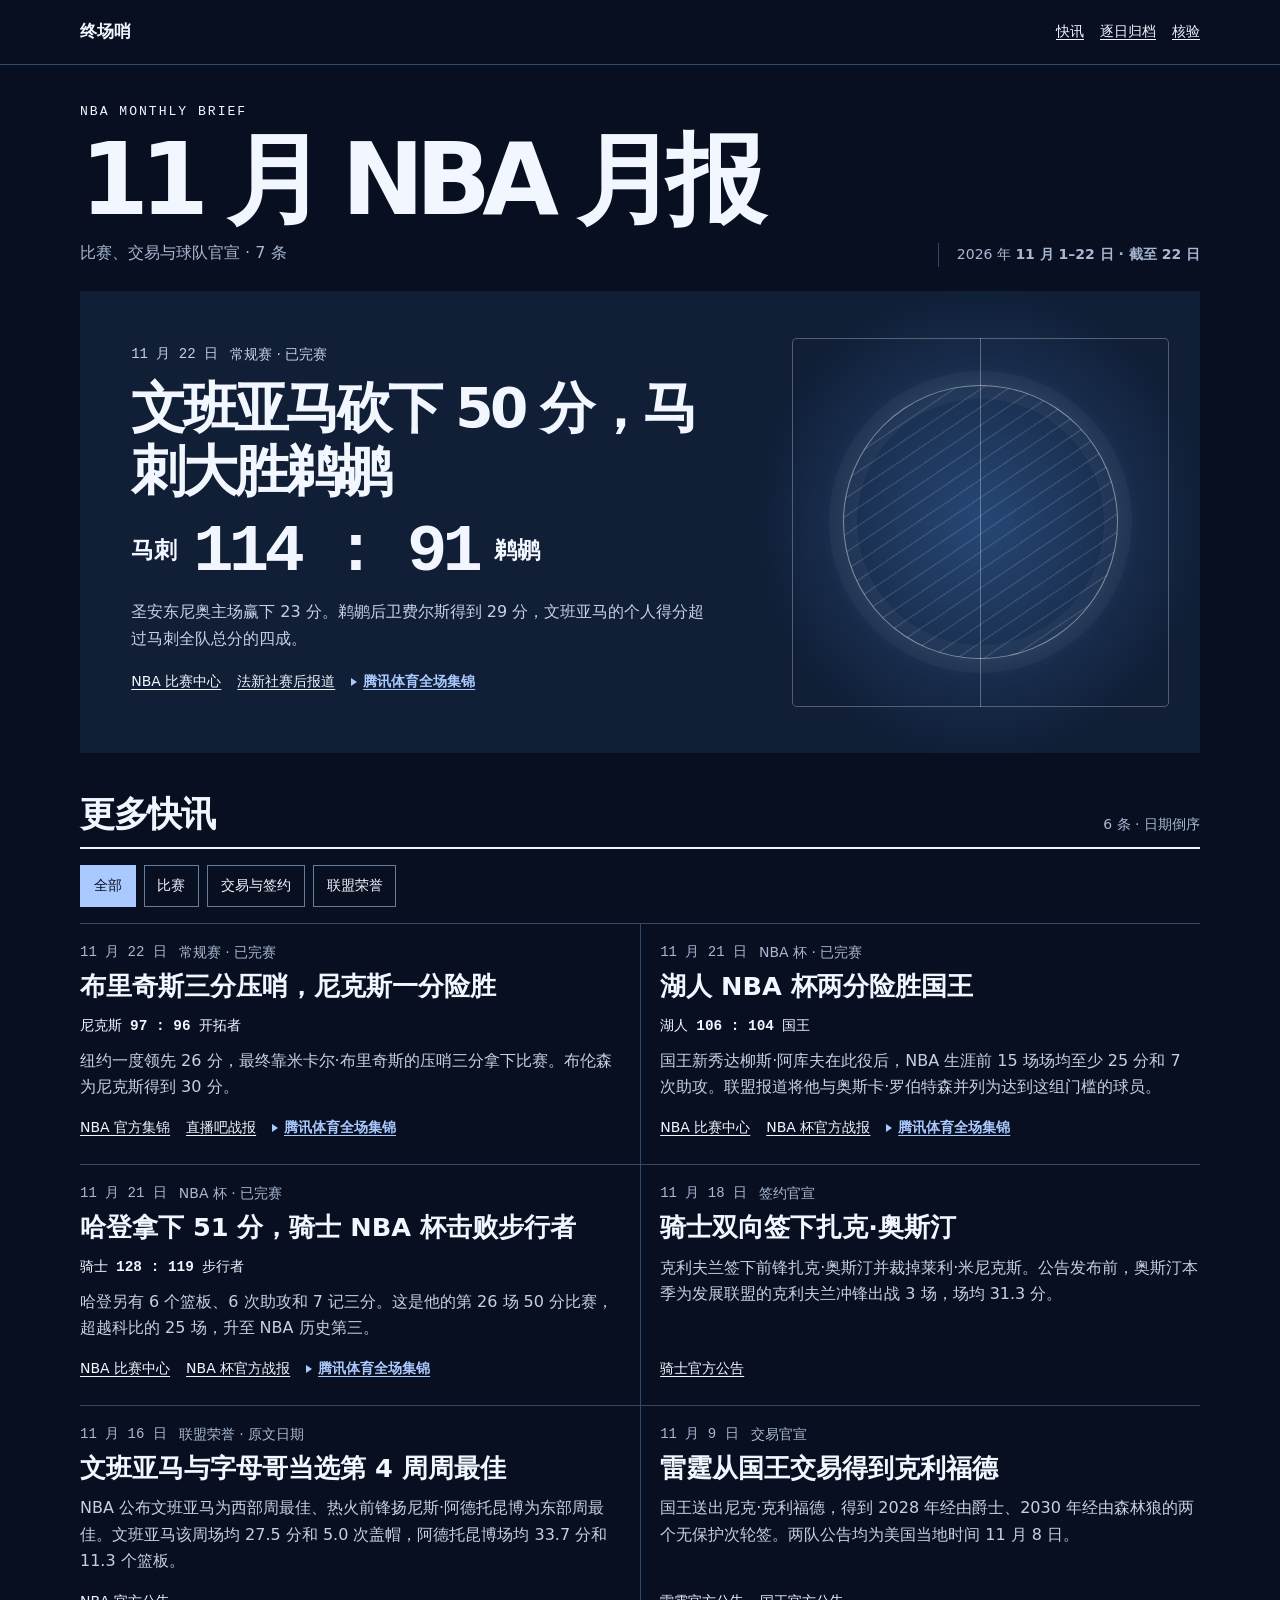
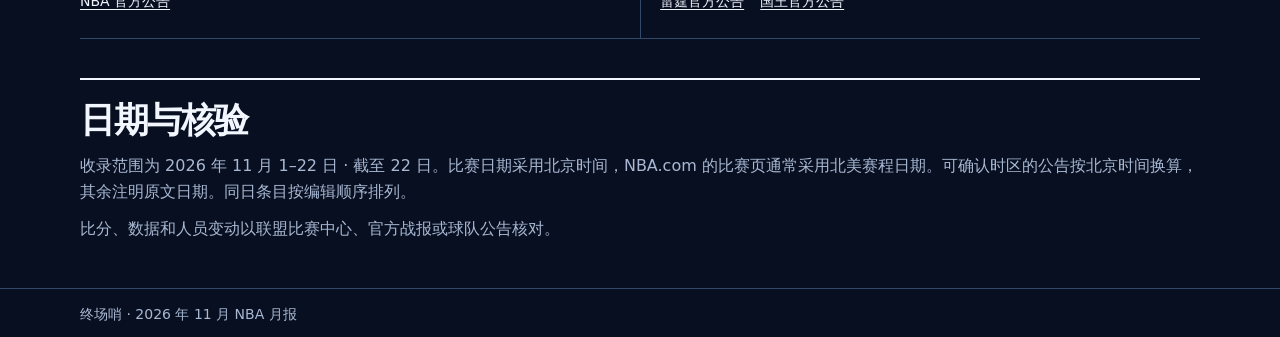
<file: archive/2026-11/index.html>
<!doctype html>
<html lang="zh-CN">
<head>
<meta charset="utf-8">
<meta name="viewport" content="width=device-width,initial-scale=1">
<meta name="description" content="2026 年 11 月 NBA 月报，11 月 1–22 日 · 截至 22 日，7 条精选资讯。">
<title>2026 年 11 月 NBA 月报｜终场哨</title>
<style>
:root{color-scheme:dark;--ink:#f2f6ff;--paper:#080f20;--muted:#a8b8d3;--line:#33496a;--panel:#101e36;--accent:#aacaff;--mono:Consolas,"SFMono-Regular",monospace}
*{box-sizing:border-box}
body{margin:0;background:var(--paper);color:var(--ink);font:1rem/1.65 "PingFang SC","Microsoft YaHei",system-ui,sans-serif}
a{color:inherit;text-underline-offset:.24em}
a:hover{text-decoration-thickness:2px}
:focus-visible{outline:2px solid currentColor;outline-offset:4px}
.wrap{width:min(100% - 3rem,70rem);margin-inline:auto}
header{border-bottom:1px solid var(--line)}
.top{min-height:4rem;display:flex;align-items:center;justify-content:space-between;gap:1rem}
.brand{font-size:1.05rem;font-weight:800;text-decoration:none;white-space:nowrap}
nav,.links{display:flex;gap:.4rem 1rem;flex-wrap:wrap}
nav a,.links a{font-size:.875rem;display:inline-flex;align-items:center;min-height:2.5rem}
.mast{display:flex;justify-content:space-between;align-items:end;gap:1.2rem;padding:2.25rem 0 1.55rem}
.mast h1{font-size:clamp(2.65rem,8vw,6.2rem);letter-spacing:-.09em;line-height:1.08;margin:.2rem 0 .45rem}
.kicker,.issue time,.board,.score{font-family:var(--mono)}
.kicker{font-size:.82rem;letter-spacing:.15em}
.mast p,.issue,.meta,.channels p,footer{color:var(--muted)}
.mast p,.issue{margin:0}
.issue{border-left:1px solid var(--line);padding-left:1.1rem;font-size:.875rem;white-space:nowrap}
.issue time{display:block;font-size:1.2rem;font-weight:700;color:var(--ink)}
.lead{background:var(--panel);color:var(--ink);position:relative;overflow:hidden;display:grid;grid-template-columns:1.55fr 1fr}
.lead-copy{position:relative;z-index:1;padding:clamp(1.4rem,4.8vw,3.2rem)}
.meta{display:flex;gap:.3rem .75rem;flex-wrap:wrap;font-size:.875rem}
.meta time{font-family:var(--mono)}
.lead .meta,.lead-copy p{color:#c5d0e3}
.lead h2{font-size:clamp(1.95rem,4.3vw,3.7rem);letter-spacing:-.065em;line-height:1.15;margin:.7rem 0}
.lead-copy p{margin:.6rem 0}
.board{display:flex;align-items:center;gap:.75rem 1rem;flex-wrap:wrap;font-weight:700;font-size:clamp(1rem,2.4vw,1.45rem)}
.score{font-size:clamp(2.2rem,5.7vw,4.2rem);letter-spacing:-.07em;line-height:1.12}
.court{position:relative;display:grid;place-items:center;height:100%;min-height:11rem;background:radial-gradient(ellipse,#264775,var(--panel) 73%)}
.court::before{content:"";position:absolute;inset:10% 7%;border:1px solid #ffffff47;border-radius:.3rem;background:linear-gradient(90deg,transparent calc(50% - .5px),#ffffff4d calc(50% - .5px),#ffffff4d calc(50% + .5px),transparent calc(50% + .5px))}
.court::after{content:"";width:62%;aspect-ratio:1;border-radius:50%;border:1px solid #ffffff75;box-shadow:0 0 0 14px #ffffff08,inset 0 0 0 13px #ffffff0b,0 0 32px #ffffff14;background:repeating-linear-gradient(-34deg,transparent 0 13px,#ffffff1c 14px 15px)}
.feed,.archive,.channels{margin-top:2.45rem;scroll-margin-top:1rem}
.section-head{display:flex;justify-content:space-between;align-items:end;gap:.6rem;border-bottom:2px solid;padding-bottom:.65rem}
.section-head h2,.archive h2,.channels h2{margin:0;font-size:clamp(1.5rem,3vw,2.2rem);line-height:1.25;letter-spacing:-.04em}
.section-head p{margin:0;color:var(--muted);font-size:.875rem}
.filters{display:flex;flex-wrap:wrap;gap:.5rem;margin:1rem 0}
button{background:transparent;border:1px solid #647c9f;font:inherit;font-size:.875rem;padding:.3rem .8rem;min-height:2.65rem;cursor:pointer;color:inherit}
button[aria-pressed=true]{background:var(--accent);color:var(--paper);border-color:var(--accent)}
.grid{display:grid;grid-template-columns:repeat(2,minmax(0,1fr));border-top:1px solid var(--line)}
.story{min-width:0;border-bottom:1px solid var(--line);padding:1.05rem 1.2rem 1rem 0;display:flex;flex-direction:column}
.story:nth-child(even of :not([hidden])){padding-inline:1.2rem 0;border-left:1px solid var(--line)}
.story h3{margin:.35rem 0 .45rem;font-size:clamp(1.2rem,2.35vw,1.6rem);line-height:1.35}
.story p{margin:.15rem 0 .45rem;color:#c5d0e3}
.story .result{font-size:.9rem;color:var(--ink)}
.result strong{font-family:var(--mono);padding-inline:.22rem}
.story .links{margin-top:auto}
.links .video-link{color:var(--accent);font-weight:700}
.video-link::before{content:"";border-top:.33em solid transparent;border-bottom:.33em solid transparent;border-left:.47em solid currentColor;margin-right:.42em}
.archive,.channels{border-top:2px solid;padding-top:1.15rem}
.archive .links{margin-top:.45rem}
.channels{padding-bottom:2.2rem}
.channels p{margin:.65rem 0}
.channels .links{gap:.2rem 1rem}
footer{border-top:1px solid var(--line);padding:.85rem 0;font-size:.875rem}
[hidden]{display:none!important}
@media(max-width:700px){
  .wrap{width:calc(100% - 2rem)}
  .top{min-height:3.45rem}
  .mast{align-items:start;flex-direction:column;gap:.65rem;padding:1.6rem 0 1.15rem}
  .issue{display:flex;align-items:center;gap:.55rem;border:0;padding:0}
  .issue time{font-size:1rem}
  .lead,.grid{grid-template-columns:1fr}
  .court{min-height:8.5rem;max-height:8.5rem;overflow:hidden}
  .court::after{width:9.5rem}
  .story,.story:nth-child(even of :not([hidden])){padding:1rem 0;border-left:0}
  .feed,.archive,.channels{margin-top:1.65rem}
}
</style>
</head>
<body id="top">
<header><div class="wrap top"><a class="brand" href="../../index.html">终场哨</a><nav aria-label="站内导航"><a href="#feed">快讯</a><a href="../daily/index.html#2026-11">逐日归档</a><a href="#sources">核验</a></nav></div></header>
<main class="wrap">
<div class="mast"><div><div class="kicker" lang="en">NBA MONTHLY BRIEF</div><h1>11 月 NBA 月报</h1><p>比赛、交易与球队官宣 · 7 条</p></div><p class="issue">2026 年 <strong>11 月 1–22 日 · 截至 22 日</strong></p></div>
<article class="lead" aria-labelledby="lead-title" data-match="spurs">
 <div class="lead-copy">
  <div class="meta"><time datetime="2026-11-22">11 月 22 日</time><span>常规赛 · 已完赛</span></div>
  <h2 id="lead-title">文班亚马砍下 50 分，马刺大胜鹈鹕</h2><div class="board"><span>马刺</span><strong class="score">114 : 91</strong><span>鹈鹕</span></div>
  <p>圣安东尼奥主场赢下 23 分。鹈鹕后卫费尔斯得到 29 分，文班亚马的个人得分超过马刺全队总分的四成。</p>
  <div class="links"><a href="https://www.nba.com/game/nop-vs-sas-0022600278">NBA 比赛中心</a><a href="https://www.afp.com/en/wembys-50-leads-spurs-win-while-embiid-sparks-sixers">法新社赛后报道</a><a class="video-link" href="https://v.qq.com/x/cover/mzc00200uzz70wc/m4103pmkdgb.html" aria-label="马刺对鹈鹕 · 腾讯体育全场集锦">腾讯体育全场集锦</a></div>
 </div><div class="court" aria-hidden="true"></div>
</article>
<section class="feed" id="feed" aria-labelledby="feed-title">
<div class="section-head"><h2 id="feed-title">更多快讯</h2><p id="count" role="status">6 条 · 日期倒序</p></div>
<div class="filters" role="group" aria-label="筛选快讯" hidden>
<button type="button" data-filter="all" aria-pressed="true">全部</button><button type="button" data-filter="game" aria-pressed="false">比赛</button><button type="button" data-filter="move" aria-pressed="false">交易与签约</button><button type="button" data-filter="league" aria-pressed="false">联盟荣誉</button>
</div>
<div class="grid"><article class="story" data-kind="game" data-match="knicks">
 
  <div class="meta"><time datetime="2026-11-22">11 月 22 日</time><span>常规赛 · 已完赛</span></div>
  <h3>布里奇斯三分压哨，尼克斯一分险胜</h3><p class="result">尼克斯 <strong>97 : 96</strong> 开拓者</p>
  <p>纽约一度领先 26 分，最终靠米卡尔·布里奇斯的压哨三分拿下比赛。布伦森为尼克斯得到 30 分。</p>
  <div class="links"><a href="https://www.nba.com/watch/video/game-recap-knicks-97-trail-blazers-96-nov-21">NBA 官方集锦</a><a href="https://m.zhibo8.com/news/web/nba/2026-11-22/match2143975date2026vnative.htm">直播吧战报</a><a class="video-link" href="https://v.qq.com/x/cover/mzc00200pq3yfos/x410333nb81.html" aria-label="尼克斯对开拓者 · 腾讯体育全场集锦">腾讯体育全场集锦</a></div>
 
</article>
<article class="story" data-kind="game" data-match="cup-lakers">
 
  <div class="meta"><time datetime="2026-11-21">11 月 21 日</time><span>NBA 杯 · 已完赛</span></div>
  <h3>湖人 NBA 杯两分险胜国王</h3><p class="result">湖人 <strong>106 : 104</strong> 国王</p>
  <p>国王新秀达柳斯·阿库夫在此役后，NBA 生涯前 15 场场均至少 25 分和 7 次助攻。联盟报道将他与奥斯卡·罗伯特森并列为达到这组门槛的球员。</p>
  <div class="links"><a href="https://www.nba.com/game/sac-vs-lal-0022600051">NBA 比赛中心</a><a href="https://www.nba.com/news/emirates-nba-cup-live-updates-november-20">NBA 杯官方战报</a><a class="video-link" href="https://v.qq.com/x/cover/mzc00200khjpigw/z41036ms9zg.html" aria-label="湖人对国王 · 腾讯体育全场集锦">腾讯体育全场集锦</a></div>
 
</article>
<article class="story" data-kind="game" data-match="harden">
 
  <div class="meta"><time datetime="2026-11-21">11 月 21 日</time><span>NBA 杯 · 已完赛</span></div>
  <h3>哈登拿下 51 分，骑士 NBA 杯击败步行者</h3><p class="result">骑士 <strong>128 : 119</strong> 步行者</p>
  <p>哈登另有 6 个篮板、6 次助攻和 7 记三分。这是他的第 26 场 50 分比赛，超越科比的 25 场，升至 NBA 历史第三。</p>
  <div class="links"><a href="https://www.nba.com/game/ind-vs-cle-0022600045">NBA 比赛中心</a><a href="https://www.nba.com/news/emirates-nba-cup-live-updates-november-20">NBA 杯官方战报</a><a class="video-link" href="https://v.qq.com/x/cover/mzc002008trpas0/y4103dujv5i.html" aria-label="骑士对步行者 · 腾讯体育全场集锦">腾讯体育全场集锦</a></div>
 
</article>
<article class="story" data-kind="move">
 
  <div class="meta"><time datetime="2026-11-18">11 月 18 日</time><span>签约官宣</span></div>
  <h3>骑士双向签下扎克·奥斯汀</h3>
  <p>克利夫兰签下前锋扎克·奥斯汀并裁掉莱利·米尼克斯。公告发布前，奥斯汀本季为发展联盟的克利夫兰冲锋出战 3 场，场均 31.3 分。</p>
  <div class="links"><a href="https://www.nba.com/cavaliers/news/releases-zack-austin-261118">骑士官方公告</a></div>
 
</article>
<article class="story" data-kind="league">
 
  <div class="meta"><time datetime="2026-11-16">11 月 16 日</time><span>联盟荣誉 · 原文日期</span></div>
  <h3>文班亚马与字母哥当选第 4 周周最佳</h3>
  <p>NBA 公布文班亚马为西部周最佳、热火前锋扬尼斯·阿德托昆博为东部周最佳。文班亚马该周场均 27.5 分和 5.0 次盖帽，阿德托昆博场均 33.7 分和 11.3 个篮板。</p>
  <div class="links"><a href="https://www.nba.com/news/nba-players-week-wembanyama-antetokounmpo-week-4">NBA 官方公告</a></div>
 
</article>
<article class="story" data-kind="move">
 
  <div class="meta"><time datetime="2026-11-09">11 月 9 日</time><span>交易官宣</span></div>
  <h3>雷霆从国王交易得到克利福德</h3>
  <p>国王送出尼克·克利福德，得到 2028 年经由爵士、2030 年经由森林狼的两个无保护次轮签。两队公告均为美国当地时间 11 月 8 日。</p>
  <div class="links"><a href="https://www.nba.com/thunder/news/nique-clifford-261108">雷霆官方公告</a><a href="https://www.nba.com/kings/news/sacramento-kings-complete-trade">国王官方公告</a></div>
 
</article></div>
</section>
<section class="channels" id="sources" aria-labelledby="sources-title">
<h2 id="sources-title">日期与核验</h2>
<p>收录范围为 2026 年 11 月 1–22 日 · 截至 22 日。比赛日期采用北京时间，NBA.com 的比赛页通常采用北美赛程日期。可确认时区的公告按北京时间换算，其余注明原文日期。同日条目按编辑顺序排列。</p>
<p>比分、数据和人员变动以联盟比赛中心、官方战报或球队公告核对。</p>
</section>
</main>
<footer><div class="wrap">终场哨 · 2026 年 11 月 NBA 月报</div></footer>
<script>
  const filters = document.querySelector('.filters');
  const buttons = [...filters.querySelectorAll('button')];
  const stories = [...document.querySelectorAll('.story')];
  const count = document.querySelector('#count');
  filters.hidden = false;
  filters.addEventListener('click', (event) => {
    const button = event.target.closest('button[data-filter]');
    if (!button) return;
    const selected = button.dataset.filter;
    buttons.forEach((option) => option.setAttribute('aria-pressed', String(option === button)));
    stories.forEach((story) => {
      story.hidden = selected !== 'all' && story.dataset.kind !== selected;
    });
    const visible = stories.filter((story) => !story.hidden).length;
    count.textContent = visible + ' 条';
  });
</script>
</body>
</html>
</file>
